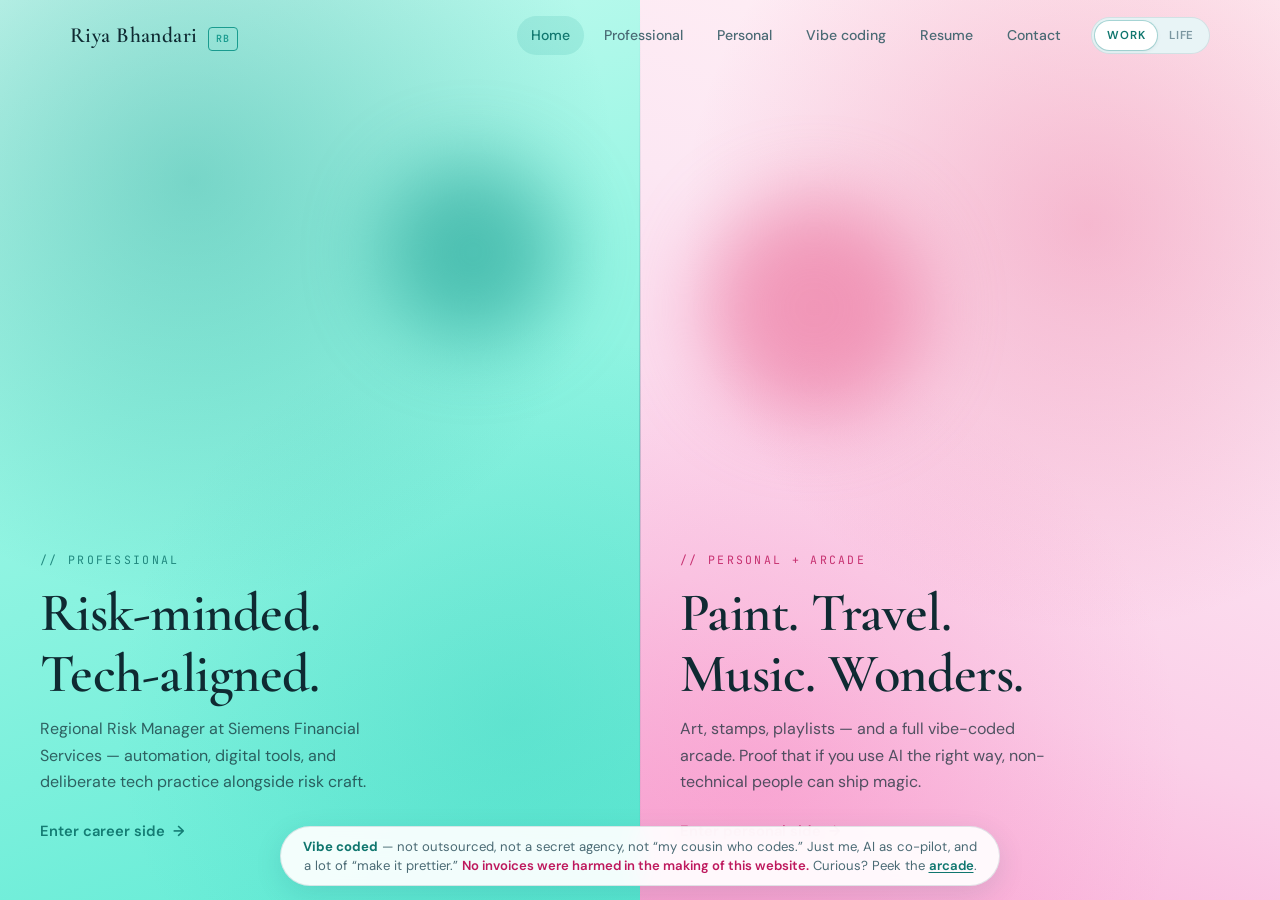
<file: Riya/index.html>
<!DOCTYPE html>
<html lang="en">
<head>
  <meta charset="UTF-8">
  <meta name="viewport" content="width=device-width, initial-scale=1.0">
  <title>Riya Bhandari — Two Sides</title>
  <meta name="description" content="Riya Bhandari — risk professional who vibe-coded a full arcade with AI. Proof that non-technical people can ship wonders.">
  <link rel="stylesheet" href="styles.css?v=compact1">
  <style>
    .vibe-footnote {
      position: fixed;
      left: 0;
      right: 0;
      bottom: 0;
      z-index: 30;
      pointer-events: none;
      padding: 0 16px 14px;
    }
    .vibe-footnote-inner {
      pointer-events: auto;
      max-width: 720px;
      margin: 0 auto;
      text-align: center;
      padding: 10px 18px;
      border-radius: 999px;
      background: rgba(255, 255, 255, 0.92);
      backdrop-filter: blur(12px);
      border: 1px solid rgba(15, 60, 72, 0.12);
      box-shadow: 0 8px 28px rgba(15, 80, 100, 0.12);
      font-size: 0.82rem;
      line-height: 1.45;
      color: var(--text-muted);
    }
    .vibe-footnote-inner strong {
      color: var(--pro-deep);
      font-weight: 700;
    }
    .vibe-footnote-inner em {
      font-style: normal;
      color: var(--life-deep);
      font-weight: 600;
    }
    .vibe-footnote-inner a {
      color: var(--pro-deep);
      text-decoration: underline;
      text-underline-offset: 2px;
      font-weight: 600;
    }
    @media (max-width: 600px) {
      .vibe-footnote-inner {
        border-radius: 14px;
        font-size: 0.78rem;
        padding: 10px 14px;
      }
    }
  </style>
</head>
<body>

<header class="site-nav">
  <div class="wrap">
    <a href="index.html" class="logo">Riya Bhandari <span>RB</span></a>
    <button class="nav-toggle" type="button" aria-label="Menu" aria-expanded="false">☰</button>
    <nav class="nav-links" aria-label="Primary">
      <a href="index.html" class="active">Home</a>
      <a href="professional.html">Professional</a>
      <a href="personal.html">Personal</a>
      <a href="playground.html">Vibe coding</a>
      <a href="resume.html">Resume</a>
      <a href="mailto:riyabhandari2007@gmail.com">Contact</a>
      <div class="mode-switch" role="group" aria-label="Theme mode">
        <button type="button" data-mode-btn="professional">Work</button>
        <button type="button" data-mode-btn="personal">Life</button>
      </div>
    </nav>
  </div>
</header>

<main class="portal" aria-label="Choose a side of Riya">
  <div class="portal-divider" aria-hidden="true"></div>

  <a href="professional.html" class="portal-side pro" data-mode-set="professional">
    <div class="orb" aria-hidden="true"></div>
    <div class="inner">
      <div class="portal-kicker">// Professional</div>
      <h2>Risk-minded.<br>Tech-aligned.</h2>
      <p>
        Regional Risk Manager at Siemens Financial Services — automation, digital tools,
        and deliberate tech practice alongside risk craft.
      </p>
      <span class="portal-cta">Enter career side <span class="arrow">→</span></span>
    </div>
  </a>

  <a href="personal.html" class="portal-side life" data-mode-set="personal">
    <div class="orb" aria-hidden="true"></div>
    <div class="inner">
      <div class="portal-kicker">// Personal + Arcade</div>
      <h2>Paint. Travel.<br>Music. Wonders.</h2>
      <p>
        Art, stamps, playlists — and a full vibe-coded arcade.
        Proof that if you use AI the right way, non-technical people can ship magic.
      </p>
      <span class="portal-cta">Enter personal side <span class="arrow">→</span></span>
    </div>
  </a>
</main>

<div class="vibe-footnote" role="note">
  <div class="vibe-footnote-inner">
    <strong>Vibe coded</strong> — not outsourced, not a secret agency, not “my cousin who codes.”
    Just me, AI as co-pilot, and a lot of “make it prettier.”
    <em>No invoices were harmed in the making of this website.</em>
    Curious? Peek the <a href="playground.html">arcade</a>.
  </div>
</div>

<script>
  // Persist preferred mode when entering a side
  document.querySelectorAll('[data-mode-set]').forEach(function (el) {
    el.addEventListener('click', function () {
      localStorage.setItem('riya-mode', el.getAttribute('data-mode-set'));
    });
  });
</script>
<script src="app.js"></script>
</body>
</html>
</file>
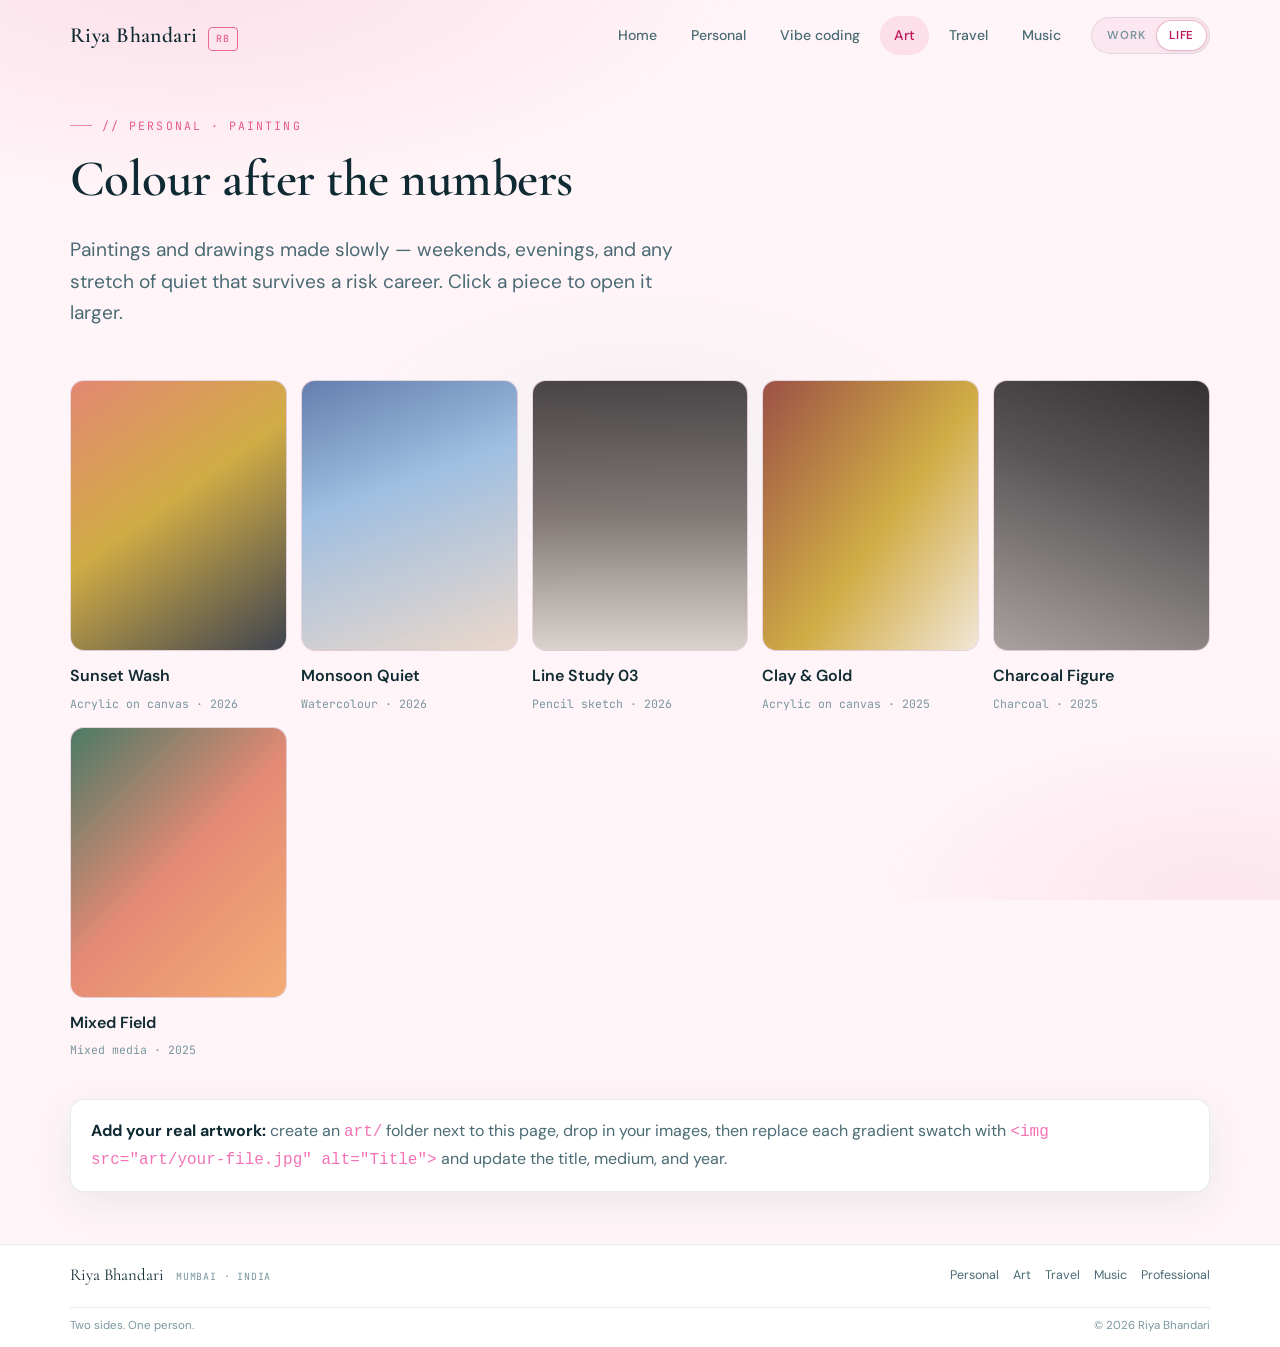
<file: Riya/art.html>
<!DOCTYPE html>
<html lang="en">
<head>
  <meta charset="UTF-8">
  <meta name="viewport" content="width=device-width, initial-scale=1.0">
  <title>Art — Riya Bhandari</title>
  <meta name="description" content="Paintings and drawings by Riya Bhandari — a slowly growing collection made on weekends.">
  <link rel="stylesheet" href="styles.css?v=compact1">
</head>
<body data-preferred-mode="personal">

<header class="site-nav">
  <div class="wrap">
    <a href="index.html" class="logo">Riya Bhandari <span>RB</span></a>
    <button class="nav-toggle" type="button" aria-label="Menu" aria-expanded="false">☰</button>
    <nav class="nav-links" aria-label="Primary">
      <a href="index.html">Home</a>
      <a href="personal.html">Personal</a>
      <a href="playground.html">Vibe coding</a>
      <a href="art.html">Art</a>
      <a href="travel.html">Travel</a>
      <a href="music.html">Music</a>
      <div class="mode-switch" role="group" aria-label="Theme mode">
        <button type="button" data-mode-btn="professional">Work</button>
        <button type="button" data-mode-btn="personal">Life</button>
      </div>
    </nav>
  </div>
</header>

<section class="page-hero compact">
  <div class="wrap">
    <p class="eyebrow reveal">// Personal · Painting</p>
    <h1 class="reveal reveal-delay-1">Colour after the numbers</h1>
    <p class="lede reveal reveal-delay-2">
      Paintings and drawings made slowly — weekends, evenings, and any stretch of quiet
      that survives a risk career. Click a piece to open it larger.
    </p>
  </div>
</section>

<section class="tight">
  <div class="wrap">
    <div class="gallery">

      <article class="art-card reveal"
        data-lightbox
        tabindex="0"
        data-title="Sunset Wash"
        data-meta="Acrylic on canvas · 2026"
        data-bg="linear-gradient(145deg, #e07a5f 0%, #c9a227 45%, #1e2733 100%)">
        <figure>
          <div class="art-frame">
            <div class="art-swatch" style="background:linear-gradient(145deg, #e07a5f 0%, #c9a227 45%, #1e2733 100%)"></div>
            <!-- Replace with: <img src="art/painting-1.jpg" alt="Sunset Wash"> -->
          </div>
          <figcaption>
            <div class="cap-title">Sunset Wash</div>
            <div class="cap-med">Acrylic on canvas · 2026</div>
          </figcaption>
        </figure>
      </article>

      <article class="art-card reveal reveal-delay-1"
        data-lightbox
        tabindex="0"
        data-title="Monsoon Quiet"
        data-meta="Watercolour · 2026"
        data-bg="linear-gradient(160deg, #4a6fa5 0%, #8fb8de 40%, #e8d5c4 100%)">
        <figure>
          <div class="art-frame">
            <div class="art-swatch" style="background:linear-gradient(160deg, #4a6fa5 0%, #8fb8de 40%, #e8d5c4 100%)"></div>
          </div>
          <figcaption>
            <div class="cap-title">Monsoon Quiet</div>
            <div class="cap-med">Watercolour · 2026</div>
          </figcaption>
        </figure>
      </article>

      <article class="art-card reveal reveal-delay-2"
        data-lightbox
        tabindex="0"
        data-title="Line Study 03"
        data-meta="Pencil sketch · 2026"
        data-bg="linear-gradient(180deg, #2a2a2a 0%, #6b6560 50%, #d4cfc7 100%)">
        <figure>
          <div class="art-frame">
            <div class="art-swatch" style="background:linear-gradient(180deg, #2a2a2a 0%, #6b6560 50%, #d4cfc7 100%)"></div>
          </div>
          <figcaption>
            <div class="cap-title">Line Study 03</div>
            <div class="cap-med">Pencil sketch · 2026</div>
          </figcaption>
        </figure>
      </article>

      <article class="art-card reveal"
        data-lightbox
        tabindex="0"
        data-title="Clay &amp; Gold"
        data-meta="Acrylic on canvas · 2025"
        data-bg="linear-gradient(125deg, #8b3a2a 0%, #c9a227 55%, #f0e6d2 100%)">
        <figure>
          <div class="art-frame">
            <div class="art-swatch" style="background:linear-gradient(125deg, #8b3a2a 0%, #c9a227 55%, #f0e6d2 100%)"></div>
          </div>
          <figcaption>
            <div class="cap-title">Clay &amp; Gold</div>
            <div class="cap-med">Acrylic on canvas · 2025</div>
          </figcaption>
        </figure>
      </article>

      <article class="art-card reveal reveal-delay-1"
        data-lightbox
        tabindex="0"
        data-title="Charcoal Figure"
        data-meta="Charcoal · 2025"
        data-bg="linear-gradient(200deg, #111 0%, #3d3d3d 40%, #9a9590 100%)">
        <figure>
          <div class="art-frame">
            <div class="art-swatch" style="background:linear-gradient(200deg, #111 0%, #3d3d3d 40%, #9a9590 100%)"></div>
          </div>
          <figcaption>
            <div class="cap-title">Charcoal Figure</div>
            <div class="cap-med">Charcoal · 2025</div>
          </figcaption>
        </figure>
      </article>

      <article class="art-card reveal reveal-delay-2"
        data-lightbox
        tabindex="0"
        data-title="Mixed Field"
        data-meta="Mixed media · 2025"
        data-bg="linear-gradient(135deg, #2d6a4f 0%, #e07a5f 50%, #f4a261 100%)">
        <figure>
          <div class="art-frame">
            <div class="art-swatch" style="background:linear-gradient(135deg, #2d6a4f 0%, #e07a5f 50%, #f4a261 100%)"></div>
          </div>
          <figcaption>
            <div class="cap-title">Mixed Field</div>
            <div class="cap-med">Mixed media · 2025</div>
          </figcaption>
        </figure>
      </article>

    </div>

    <div class="card reveal" style="margin-top:40px;">
      <p style="margin:0;">
        <strong style="color:var(--text);">Add your real artwork:</strong>
        create an <code style="color:var(--life-soft);">art/</code> folder next to this page,
        drop in your images, then replace each gradient swatch with
        <code style="color:var(--life-soft);">&lt;img src="art/your-file.jpg" alt="Title"&gt;</code>
        and update the title, medium, and year.
      </p>
    </div>
  </div>
</section>

<footer class="site-footer">
  <div class="wrap">
    <div>
      <div class="f-brand">Riya Bhandari</div>
      <div class="f-meta">MUMBAI · INDIA</div>
    </div>
    <div class="f-links">
      <a href="personal.html">Personal</a>
      <a href="art.html">Art</a>
      <a href="travel.html">Travel</a>
      <a href="music.html">Music</a>
      <a href="professional.html">Professional</a>
    </div>
    <div class="f-bottom">
      <span>Two sides. One person.</span>
      <span>© 2026 Riya Bhandari</span>
    </div>
  </div>
</footer>

<script src="app.js"></script>
</body>
</html>
</file>
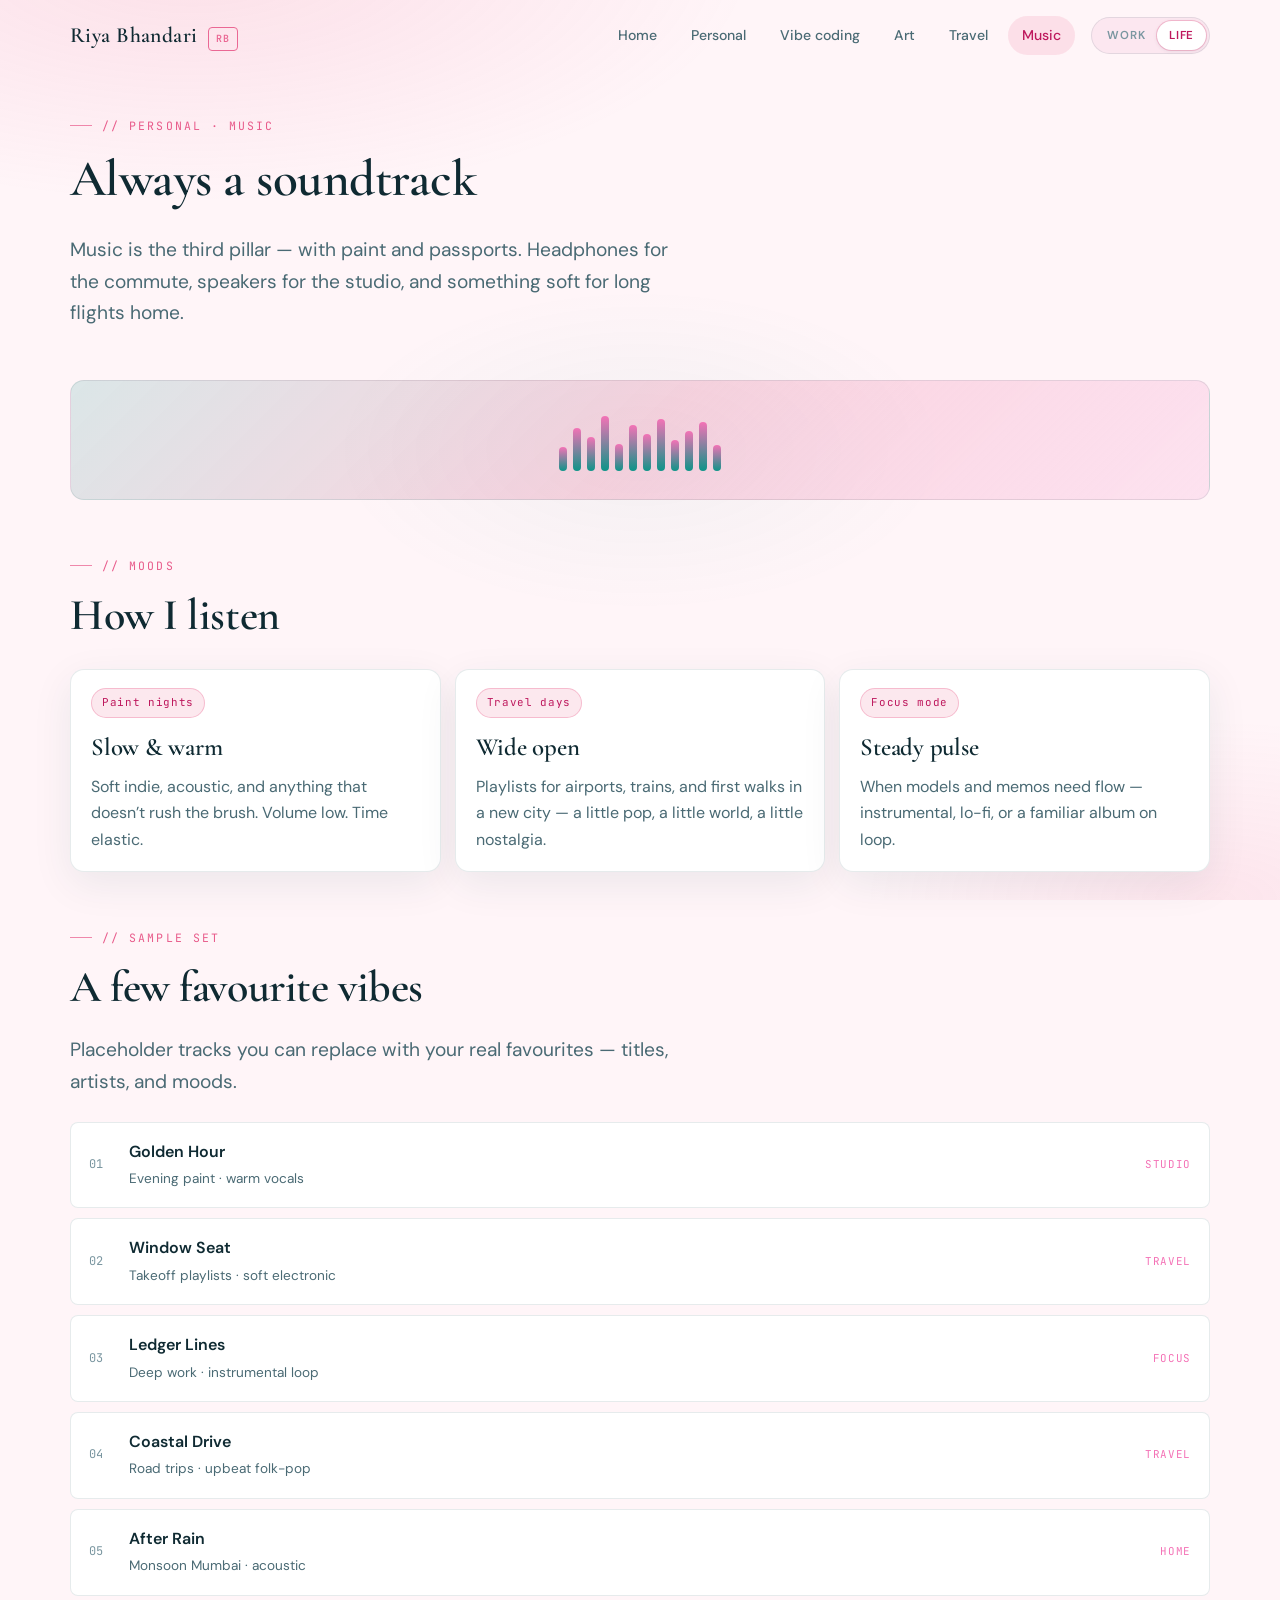
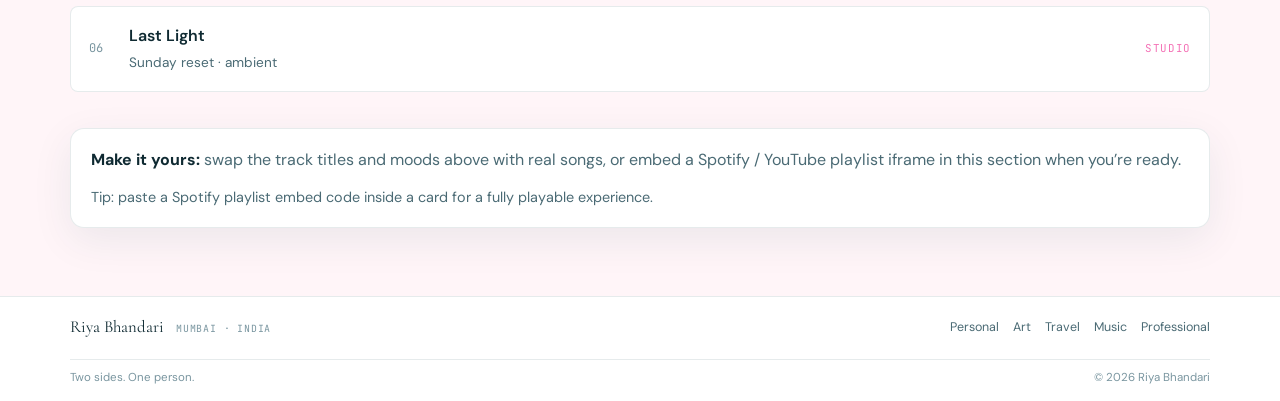
<file: Riya/music.html>
<!DOCTYPE html>
<html lang="en">
<head>
  <meta charset="UTF-8">
  <meta name="viewport" content="width=device-width, initial-scale=1.0">
  <title>Music — Riya Bhandari</title>
  <meta name="description" content="Music moods of Riya Bhandari — playlists for paint nights, long flights, and everything in between.">
  <link rel="stylesheet" href="styles.css?v=compact1">
</head>
<body data-preferred-mode="personal">

<header class="site-nav">
  <div class="wrap">
    <a href="index.html" class="logo">Riya Bhandari <span>RB</span></a>
    <button class="nav-toggle" type="button" aria-label="Menu" aria-expanded="false">☰</button>
    <nav class="nav-links" aria-label="Primary">
      <a href="index.html">Home</a>
      <a href="personal.html">Personal</a>
      <a href="playground.html">Vibe coding</a>
      <a href="art.html">Art</a>
      <a href="travel.html">Travel</a>
      <a href="music.html">Music</a>
      <div class="mode-switch" role="group" aria-label="Theme mode">
        <button type="button" data-mode-btn="professional">Work</button>
        <button type="button" data-mode-btn="personal">Life</button>
      </div>
    </nav>
  </div>
</header>

<section class="page-hero compact">
  <div class="wrap">
    <p class="eyebrow reveal">// Personal · Music</p>
    <h1 class="reveal reveal-delay-1">Always a soundtrack</h1>
    <p class="lede reveal reveal-delay-2">
      Music is the third pillar — with paint and passports. Headphones for the commute,
      speakers for the studio, and something soft for long flights home.
    </p>
  </div>
</section>

<section class="tight">
  <div class="wrap">
    <div class="music-hero-visual reveal" aria-hidden="true">
      <div class="bar"></div><div class="bar"></div><div class="bar"></div><div class="bar"></div>
      <div class="bar"></div><div class="bar"></div><div class="bar"></div><div class="bar"></div>
      <div class="bar"></div><div class="bar"></div><div class="bar"></div><div class="bar"></div>
    </div>
  </div>
</section>

<section class="tight">
  <div class="wrap">
    <p class="eyebrow reveal">// Moods</p>
    <h2 class="reveal">How I listen</h2>
    <div class="grid grid-3" style="margin-top:28px;">
      <div class="card reveal">
        <span class="tag accent">Paint nights</span>
        <h3 style="margin-top:16px;">Slow &amp; warm</h3>
        <p style="margin:0;">Soft indie, acoustic, and anything that doesn’t rush the brush. Volume low. Time elastic.</p>
      </div>
      <div class="card reveal reveal-delay-1">
        <span class="tag accent">Travel days</span>
        <h3 style="margin-top:16px;">Wide open</h3>
        <p style="margin:0;">Playlists for airports, trains, and first walks in a new city — a little pop, a little world, a little nostalgia.</p>
      </div>
      <div class="card reveal reveal-delay-2">
        <span class="tag accent">Focus mode</span>
        <h3 style="margin-top:16px;">Steady pulse</h3>
        <p style="margin:0;">When models and memos need flow — instrumental, lo-fi, or a familiar album on loop.</p>
      </div>
    </div>
  </div>
</section>

<section class="block" style="padding-top:24px;">
  <div class="wrap">
    <p class="eyebrow reveal">// Sample set</p>
    <h2 class="reveal">A few favourite vibes</h2>
    <p class="lede reveal" style="margin-bottom:24px;">
      Placeholder tracks you can replace with your real favourites — titles, artists, and moods.
    </p>
    <div class="playlist reveal">
      <div class="track">
        <span class="track-num">01</span>
        <div class="track-info">
          <strong>Golden Hour</strong>
          <span>Evening paint · warm vocals</span>
        </div>
        <span class="track-mood">Studio</span>
      </div>
      <div class="track">
        <span class="track-num">02</span>
        <div class="track-info">
          <strong>Window Seat</strong>
          <span>Takeoff playlists · soft electronic</span>
        </div>
        <span class="track-mood">Travel</span>
      </div>
      <div class="track">
        <span class="track-num">03</span>
        <div class="track-info">
          <strong>Ledger Lines</strong>
          <span>Deep work · instrumental loop</span>
        </div>
        <span class="track-mood">Focus</span>
      </div>
      <div class="track">
        <span class="track-num">04</span>
        <div class="track-info">
          <strong>Coastal Drive</strong>
          <span>Road trips · upbeat folk-pop</span>
        </div>
        <span class="track-mood">Travel</span>
      </div>
      <div class="track">
        <span class="track-num">05</span>
        <div class="track-info">
          <strong>After Rain</strong>
          <span>Monsoon Mumbai · acoustic</span>
        </div>
        <span class="track-mood">Home</span>
      </div>
      <div class="track">
        <span class="track-num">06</span>
        <div class="track-info">
          <strong>Last Light</strong>
          <span>Sunday reset · ambient</span>
        </div>
        <span class="track-mood">Studio</span>
      </div>
    </div>

    <div class="card reveal" style="margin-top:36px;">
      <p style="margin:0 0 12px;">
        <strong style="color:var(--text);">Make it yours:</strong>
        swap the track titles and moods above with real songs, or embed a Spotify / YouTube playlist iframe
        in this section when you’re ready.
      </p>
      <p style="margin:0; font-size:0.9rem;">
        Tip: paste a Spotify playlist embed code inside a card for a fully playable experience.
      </p>
    </div>
  </div>
</section>

<footer class="site-footer">
  <div class="wrap">
    <div>
      <div class="f-brand">Riya Bhandari</div>
      <div class="f-meta">MUMBAI · INDIA</div>
    </div>
    <div class="f-links">
      <a href="personal.html">Personal</a>
      <a href="art.html">Art</a>
      <a href="travel.html">Travel</a>
      <a href="music.html">Music</a>
      <a href="professional.html">Professional</a>
    </div>
    <div class="f-bottom">
      <span>Two sides. One person.</span>
      <span>© 2026 Riya Bhandari</span>
    </div>
  </div>
</footer>

<script src="app.js"></script>
</body>
</html>
</file>
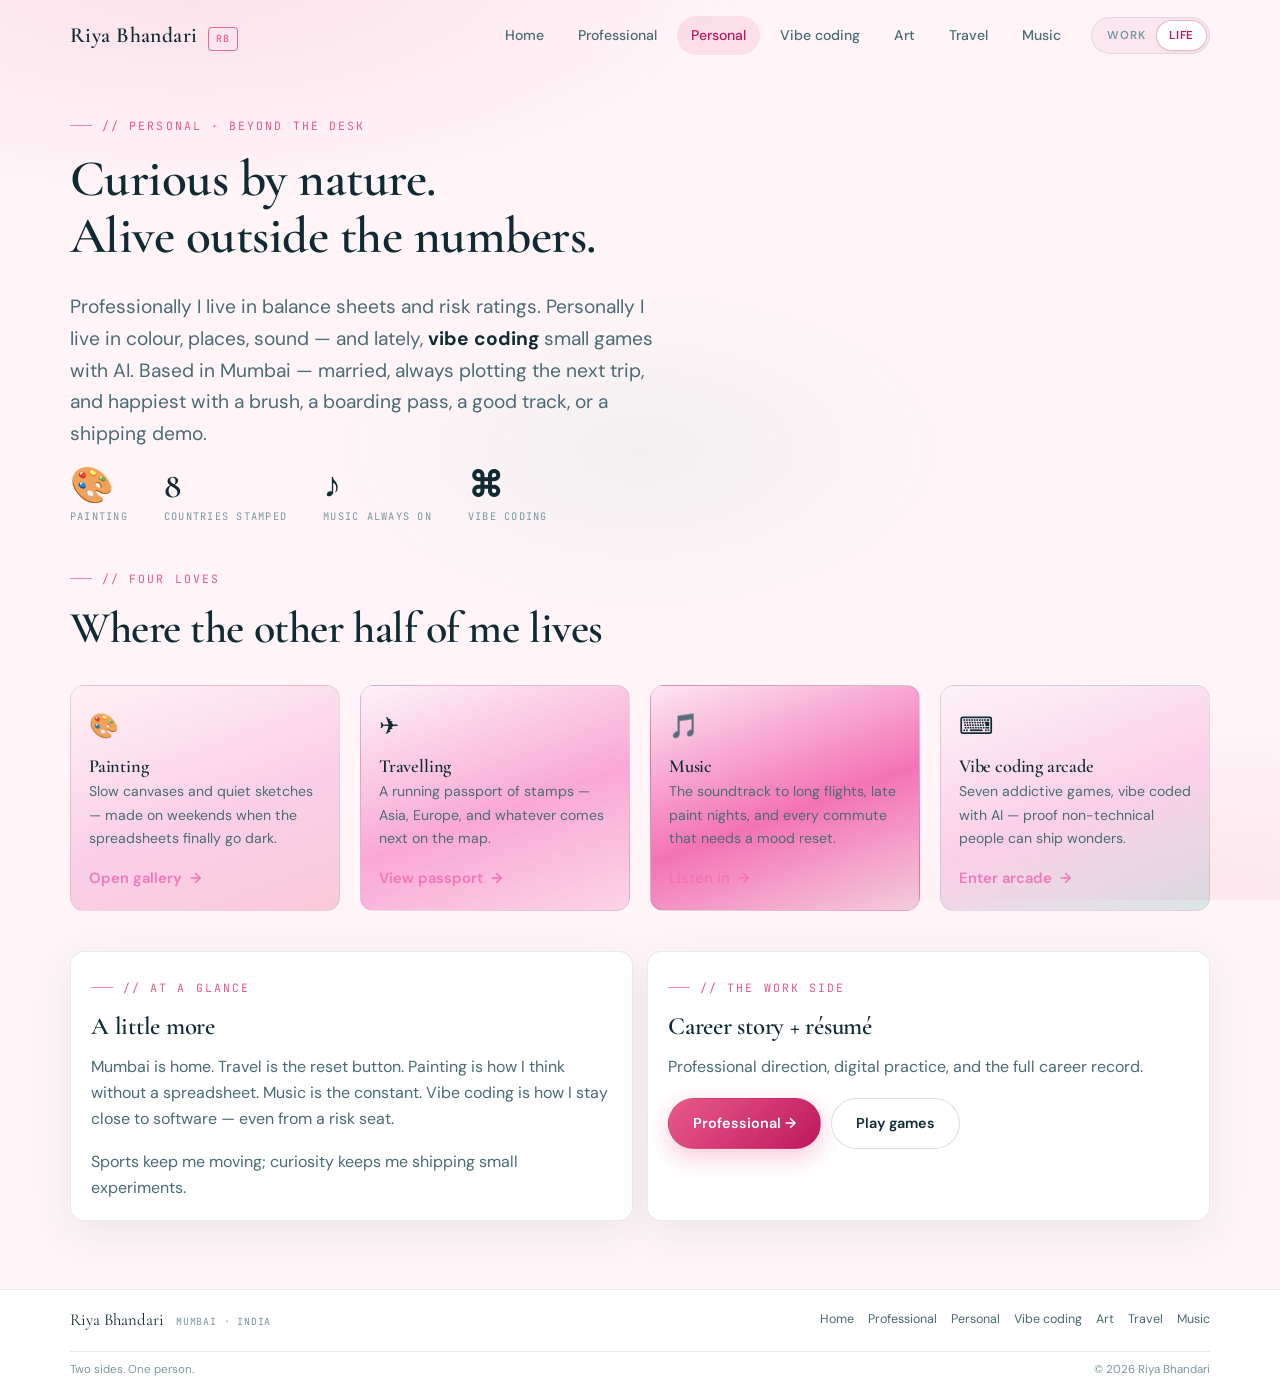
<file: Riya/personal.html>
<!DOCTYPE html>
<html lang="en">
<head>
  <meta charset="UTF-8">
  <meta name="viewport" content="width=device-width, initial-scale=1.0">
  <title>Personal — Riya Bhandari</title>
  <meta name="description" content="Beyond work: painting, travelling, music, and vibe coding — the personal side of Riya Bhandari.">
  <link rel="stylesheet" href="styles.css?v=compact1">
</head>
<body data-preferred-mode="personal">

<header class="site-nav">
  <div class="wrap">
    <a href="index.html" class="logo">Riya Bhandari <span>RB</span></a>
    <button class="nav-toggle" type="button" aria-label="Menu" aria-expanded="false">☰</button>
    <nav class="nav-links" aria-label="Primary">
      <a href="index.html">Home</a>
      <a href="professional.html">Professional</a>
      <a href="personal.html">Personal</a>
      <a href="playground.html">Vibe coding</a>
      <a href="art.html">Art</a>
      <a href="travel.html">Travel</a>
      <a href="music.html">Music</a>
      <div class="mode-switch" role="group" aria-label="Theme mode">
        <button type="button" data-mode-btn="professional">Work</button>
        <button type="button" data-mode-btn="personal">Life</button>
      </div>
    </nav>
  </div>
</header>

<section class="page-hero compact">
  <div class="wrap">
    <p class="eyebrow reveal">// Personal · Beyond the desk</p>
    <h1 class="reveal reveal-delay-1">Curious by nature.<br>Alive outside the numbers.</h1>
    <p class="lede reveal reveal-delay-2">
      Professionally I live in balance sheets and risk ratings. Personally I live in colour,
      places, sound — and lately, <strong style="color:var(--text);">vibe coding</strong>
      small games with AI. Based in Mumbai — married, always plotting the next trip, and
      happiest with a brush, a boarding pass, a good track, or a shipping demo.
    </p>
    <div class="stat-row reveal reveal-delay-3">
      <div class="stat">
        <b>🎨</b>
        <span>Painting</span>
      </div>
      <div class="stat">
        <b data-count="8">0</b>
        <span>Countries stamped</span>
      </div>
      <div class="stat">
        <b>♪</b>
        <span>Music always on</span>
      </div>
      <div class="stat">
        <b>⌘</b>
        <span>Vibe coding</span>
      </div>
    </div>
  </div>
</section>

<section class="block" style="padding-top:20px;">
  <div class="wrap">
    <p class="eyebrow reveal">// Four loves</p>
    <h2 class="reveal">Where the other half of me lives</h2>
    <div class="interest-grid interest-grid-4" style="margin-top:32px;">
      <a href="art.html" class="interest-card paint reveal">
        <span class="emoji">🎨</span>
        <h3>Painting</h3>
        <p style="margin:0;">Slow canvases and quiet sketches — made on weekends when the spreadsheets finally go dark.</p>
        <span class="portal-cta" style="margin-top:16px; color:var(--life-soft);">Open gallery <span class="arrow">→</span></span>
      </a>
      <a href="travel.html" class="interest-card travel reveal reveal-delay-1">
        <span class="emoji">✈️</span>
        <h3>Travelling</h3>
        <p style="margin:0;">A running passport of stamps — Asia, Europe, and whatever comes next on the map.</p>
        <span class="portal-cta" style="margin-top:16px; color:var(--life-soft);">View passport <span class="arrow">→</span></span>
      </a>
      <a href="music.html" class="interest-card music reveal reveal-delay-2">
        <span class="emoji">🎵</span>
        <h3>Music</h3>
        <p style="margin:0;">The soundtrack to long flights, late paint nights, and every commute that needs a mood reset.</p>
        <span class="portal-cta" style="margin-top:16px; color:var(--life-soft);">Listen in <span class="arrow">→</span></span>
      </a>
      <a href="playground.html" class="interest-card code reveal reveal-delay-3">
        <span class="emoji">⌨️</span>
        <h3>Vibe coding arcade</h3>
        <p style="margin:0;">Seven addictive games, vibe coded with AI — proof non-technical people can ship wonders.</p>
        <span class="portal-cta" style="margin-top:16px; color:var(--life-soft);">Enter arcade <span class="arrow">→</span></span>
      </a>
    </div>
  </div>
</section>

<section class="block" style="padding-top:0;">
  <div class="wrap">
    <div class="grid grid-2">
      <div class="card reveal">
        <p class="eyebrow">// At a glance</p>
        <h3>A little more</h3>
        <p>Mumbai is home. Travel is the reset button. Painting is how I think without a spreadsheet. Music is the constant. Vibe coding is how I stay close to software — even from a risk seat.</p>
        <p style="margin:0;">Sports keep me moving; curiosity keeps me shipping small experiments.</p>
      </div>
      <div class="card reveal reveal-delay-1">
        <p class="eyebrow">// The work side</p>
        <h3>Career story + résumé</h3>
        <p>Professional direction, digital practice, and the full career record.</p>
        <div class="btn-row">
          <a href="professional.html" class="btn btn-primary">Professional →</a>
          <a href="playground.html" class="btn btn-ghost">Play games</a>
        </div>
      </div>
    </div>
  </div>
</section>

<footer class="site-footer">
  <div class="wrap">
    <div>
      <div class="f-brand">Riya Bhandari</div>
      <div class="f-meta">MUMBAI · INDIA</div>
    </div>
    <div class="f-links">
      <a href="index.html">Home</a>
      <a href="professional.html">Professional</a>
      <a href="personal.html">Personal</a>
      <a href="playground.html">Vibe coding</a>
      <a href="art.html">Art</a>
      <a href="travel.html">Travel</a>
      <a href="music.html">Music</a>
    </div>
    <div class="f-bottom">
      <span>Two sides. One person.</span>
      <span>© 2026 Riya Bhandari</span>
    </div>
  </div>
</footer>

<script src="app.js"></script>
</body>
</html>
</file>
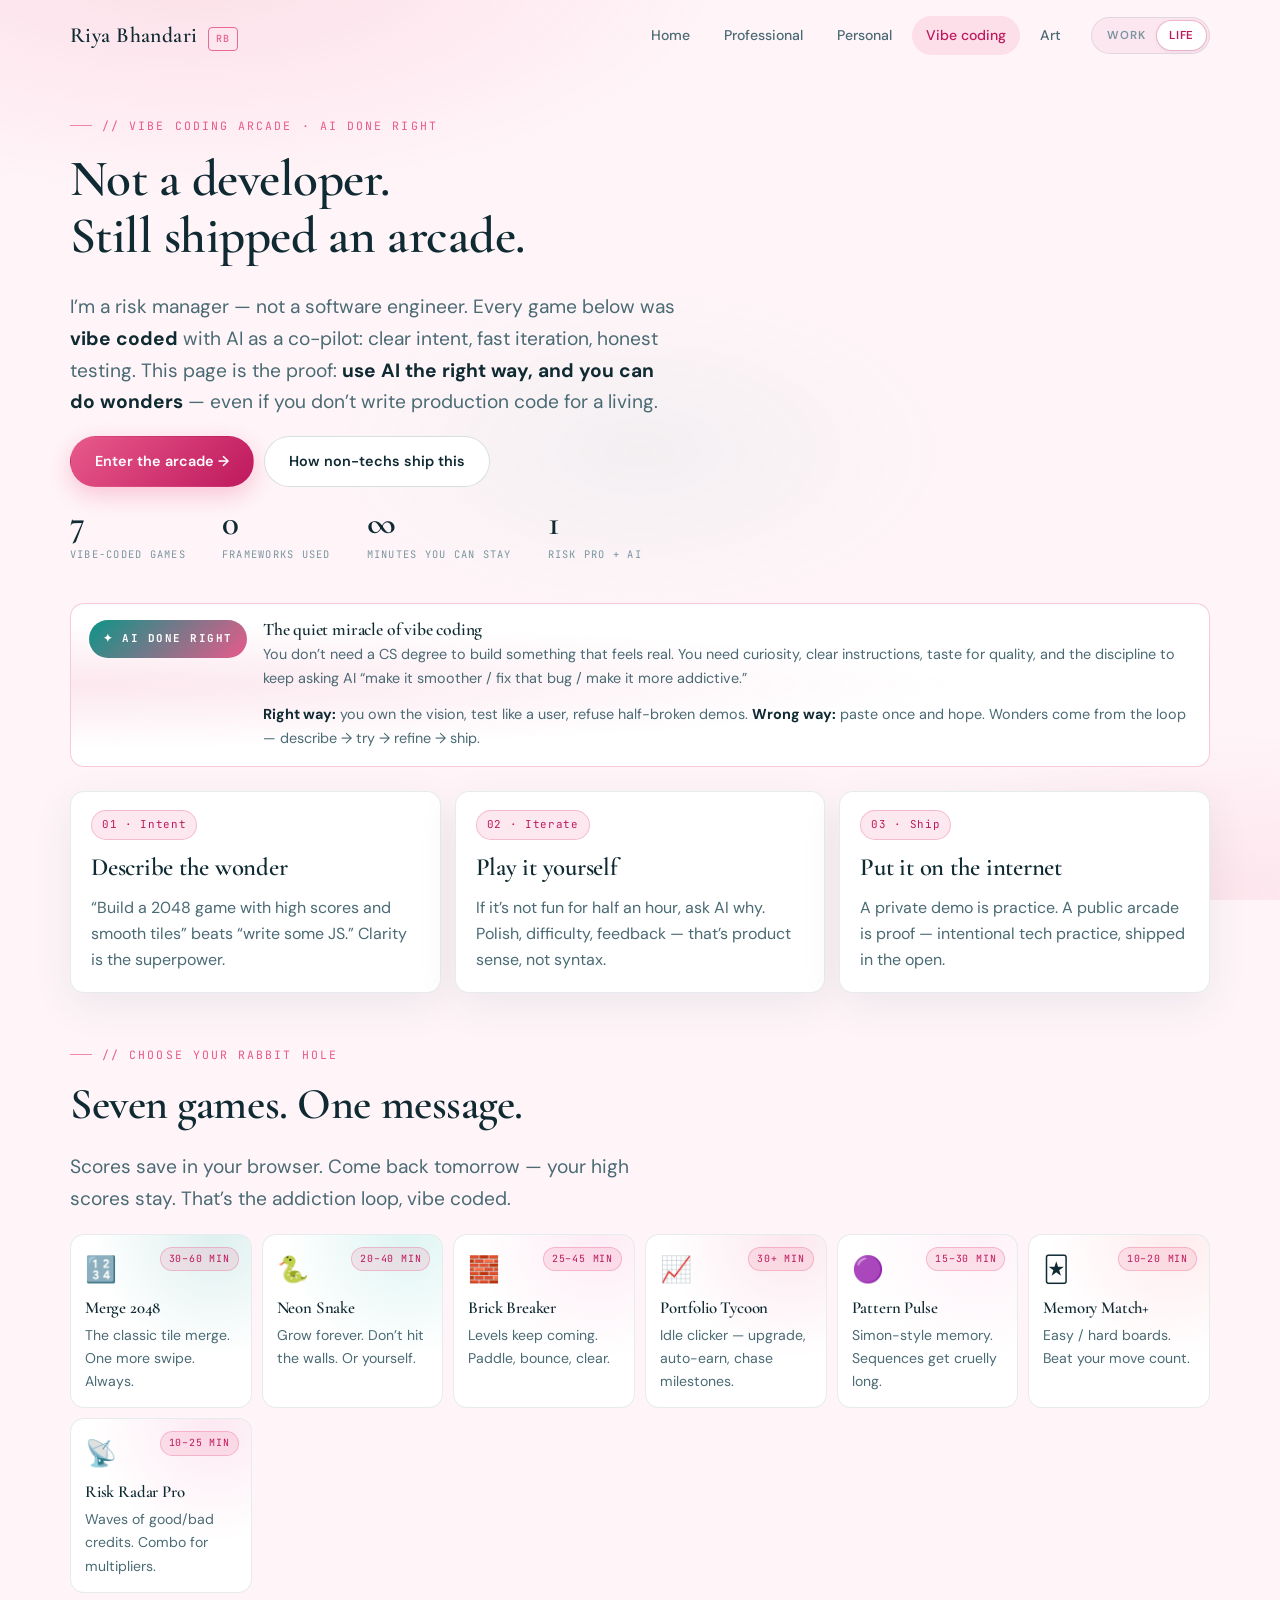
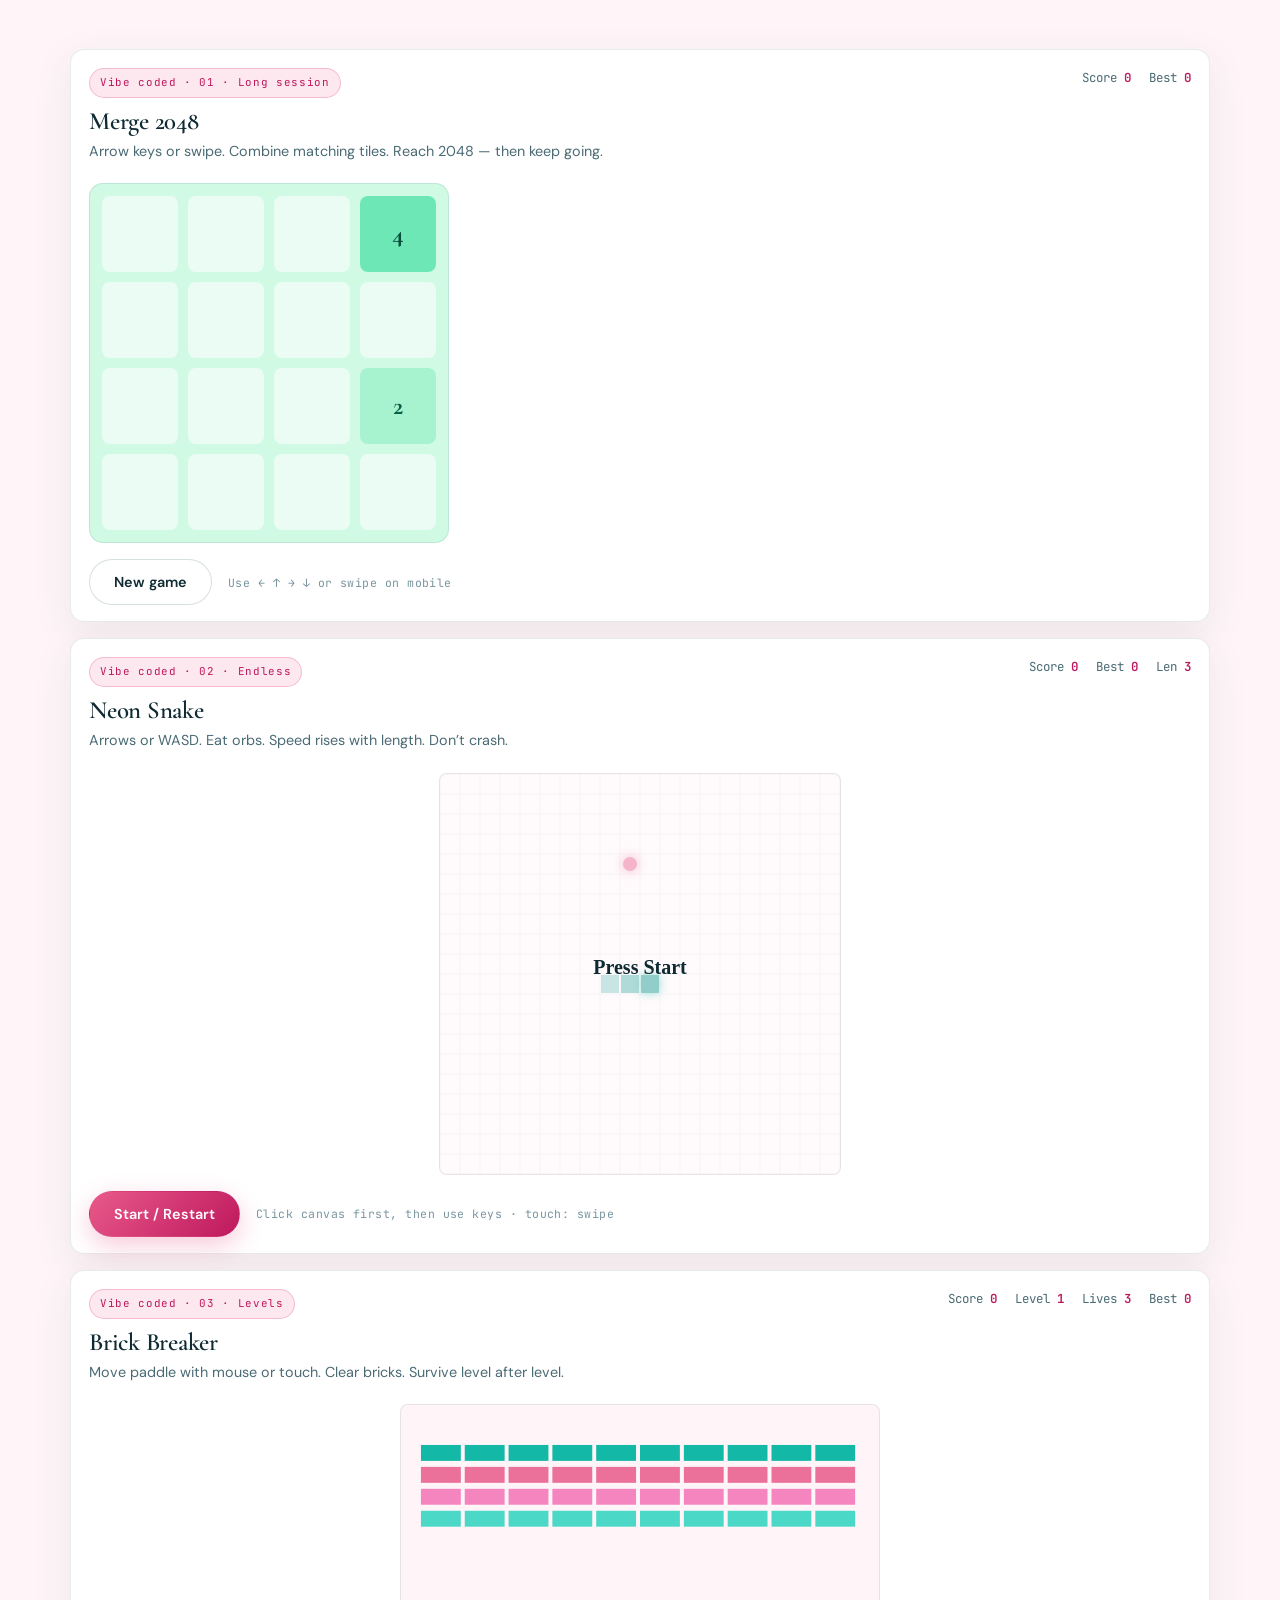
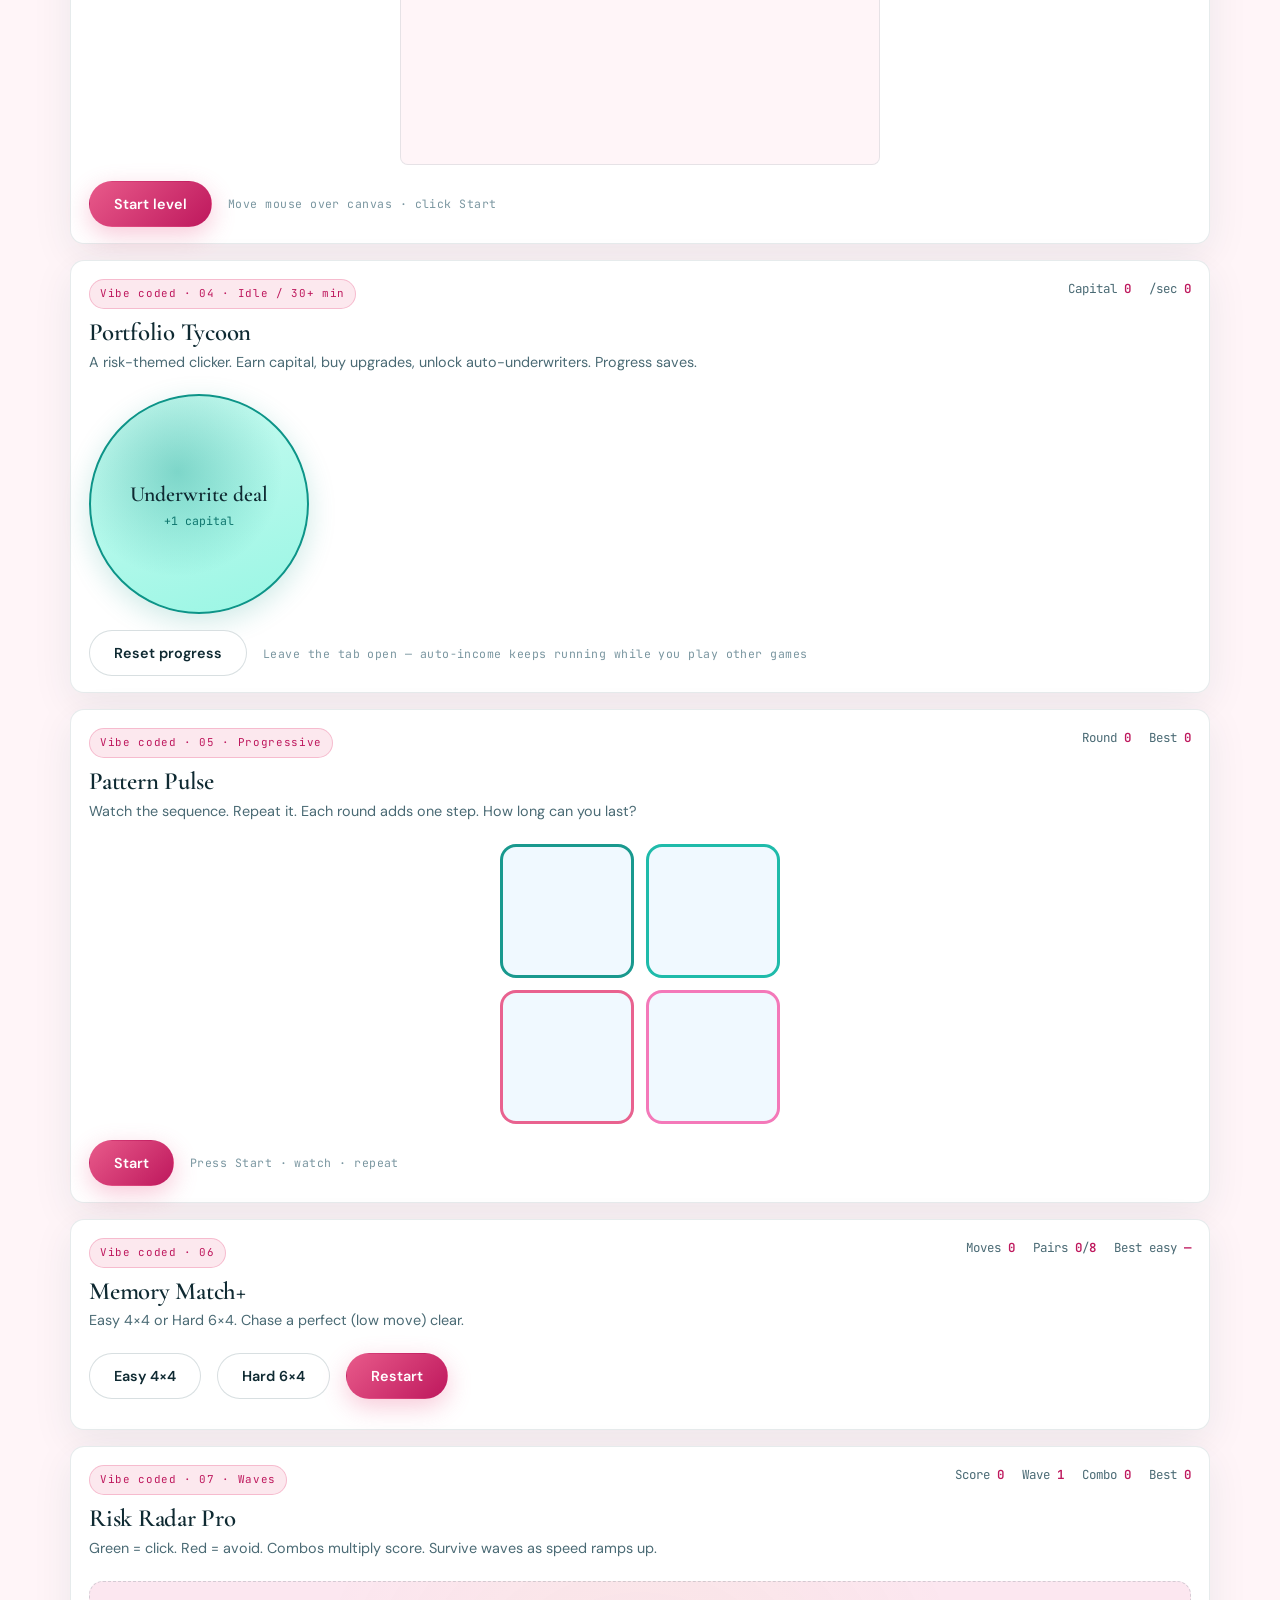
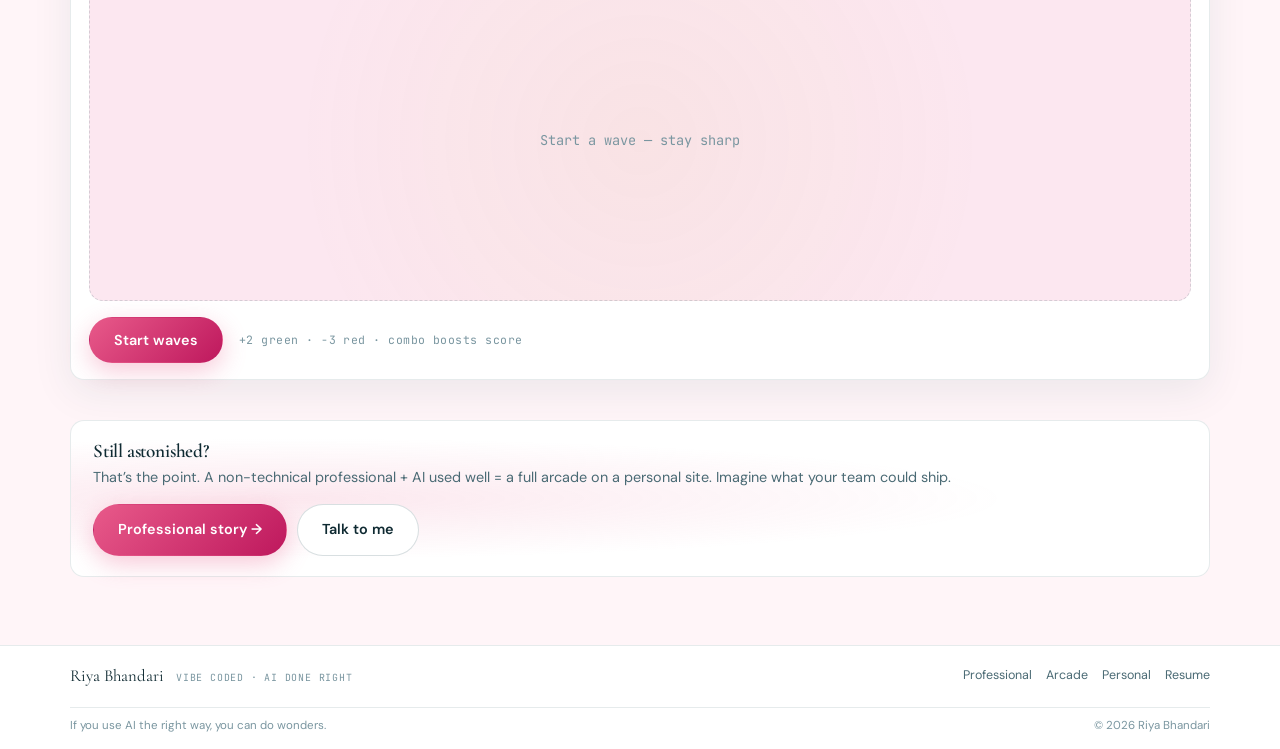
<file: Riya/playground.html>
<!DOCTYPE html>
<html lang="en">
<head>
  <meta charset="UTF-8">
  <meta name="viewport" content="width=device-width, initial-scale=1.0">
  <title>Vibe Coding Arcade — Riya Bhandari</title>
  <meta name="description" content="Addictive vibe-coded games by a non-technical risk professional — proof that using AI the right way can do wonders.">
  <link rel="stylesheet" href="styles.css?v=compact1">
</head>
<body data-preferred-mode="personal">

<header class="site-nav">
  <div class="wrap">
    <a href="index.html" class="logo">Riya Bhandari <span>RB</span></a>
    <button class="nav-toggle" type="button" aria-label="Menu" aria-expanded="false">☰</button>
    <nav class="nav-links" aria-label="Primary">
      <a href="index.html">Home</a>
      <a href="professional.html">Professional</a>
      <a href="personal.html">Personal</a>
      <a href="playground.html" class="active">Vibe coding</a>
      <a href="art.html">Art</a>
      <div class="mode-switch" role="group" aria-label="Theme mode">
        <button type="button" data-mode-btn="professional">Work</button>
        <button type="button" data-mode-btn="personal">Life</button>
      </div>
    </nav>
  </div>
</header>

<section class="page-hero compact">
  <div class="wrap">
    <p class="eyebrow reveal">// Vibe coding arcade · AI done right</p>
    <h1 class="reveal reveal-delay-1">Not a developer.<br>Still shipped an arcade.</h1>
    <p class="lede reveal reveal-delay-2">
      I’m a risk manager — not a software engineer. Every game below was
      <strong style="color:var(--text);">vibe coded</strong> with AI as a co-pilot:
      clear intent, fast iteration, honest testing. This page is the proof:
      <strong style="color:var(--text);">use AI the right way, and you can do wonders</strong> —
      even if you don’t write production code for a living.
    </p>
    <div class="btn-row reveal reveal-delay-3">
      <a href="#arcade" class="btn btn-primary">Enter the arcade →</a>
      <a href="#manifesto" class="btn btn-ghost">How non-techs ship this</a>
    </div>
    <div class="stat-row reveal reveal-delay-4">
      <div class="stat"><b data-count="7">0</b><span>Vibe-coded games</span></div>
      <div class="stat"><b>0</b><span>Frameworks used</span></div>
      <div class="stat"><b>∞</b><span>Minutes you can stay</span></div>
      <div class="stat"><b>1</b><span>Risk pro + AI</span></div>
    </div>
  </div>
</section>

<section class="tight" id="manifesto">
  <div class="wrap">
    <div class="vibe-banner reveal">
      <div class="vibe-badge">✦ AI DONE RIGHT</div>
      <div>
        <h3 style="margin-bottom:8px;">The quiet miracle of vibe coding</h3>
        <p style="margin:0 0 12px;">
          You don’t need a CS degree to build something that feels real. You need curiosity,
          clear instructions, taste for quality, and the discipline to keep asking AI
          “make it smoother / fix that bug / make it more addictive.”
        </p>
        <p style="margin:0; color:var(--text-muted);">
          <strong style="color:var(--text);">Right way:</strong> you own the vision, test like a user, refuse half-broken demos.
          <strong style="color:var(--text);">Wrong way:</strong> paste once and hope. Wonders come from the loop — describe → try → refine → ship.
        </p>
      </div>
    </div>

    <div class="grid grid-3" style="margin-top:24px;">
      <div class="card reveal">
        <span class="tag accent">01 · Intent</span>
        <h3 style="margin-top:14px;">Describe the wonder</h3>
        <p style="margin:0;">“Build a 2048 game with high scores and smooth tiles” beats “write some JS.” Clarity is the superpower.</p>
      </div>
      <div class="card reveal reveal-delay-1">
        <span class="tag accent">02 · Iterate</span>
        <h3 style="margin-top:14px;">Play it yourself</h3>
        <p style="margin:0;">If it’s not fun for half an hour, ask AI why. Polish, difficulty, feedback — that’s product sense, not syntax.</p>
      </div>
      <div class="card reveal reveal-delay-2">
        <span class="tag accent">03 · Ship</span>
        <h3 style="margin-top:14px;">Put it on the internet</h3>
        <p style="margin:0;">A private demo is practice. A public arcade is proof — intentional tech practice, shipped in the open.</p>
      </div>
    </div>
  </div>
</section>

<!-- Arcade picker -->
<section class="block" id="arcade" style="padding-top:20px;">
  <div class="wrap">
    <p class="eyebrow reveal">// Choose your rabbit hole</p>
    <h2 class="reveal">Seven games. One message.</h2>
    <p class="lede reveal">Scores save in your browser. Come back tomorrow — your high scores stay. That’s the addiction loop, vibe coded.</p>

    <div class="arcade-grid reveal">
      <a href="#g-merge" class="arcade-card ac-merge">
        <span class="ac-time">30–60 min</span>
        <span class="ac-icon">🔢</span>
        <h3>Merge 2048</h3>
        <p>The classic tile merge. One more swipe. Always.</p>
      </a>
      <a href="#g-snake" class="arcade-card ac-snake">
        <span class="ac-time">20–40 min</span>
        <span class="ac-icon">🐍</span>
        <h3>Neon Snake</h3>
        <p>Grow forever. Don’t hit the walls. Or yourself.</p>
      </a>
      <a href="#g-break" class="arcade-card ac-break">
        <span class="ac-time">25–45 min</span>
        <span class="ac-icon">🧱</span>
        <h3>Brick Breaker</h3>
        <p>Levels keep coming. Paddle, bounce, clear.</p>
      </a>
      <a href="#g-tycoon" class="arcade-card ac-tycoon">
        <span class="ac-time">30+ min</span>
        <span class="ac-icon">📈</span>
        <h3>Portfolio Tycoon</h3>
        <p>Idle clicker — upgrade, auto-earn, chase milestones.</p>
      </a>
      <a href="#g-simon" class="arcade-card ac-simon">
        <span class="ac-time">15–30 min</span>
        <span class="ac-icon">🟣</span>
        <h3>Pattern Pulse</h3>
        <p>Simon-style memory. Sequences get cruelly long.</p>
      </a>
      <a href="#g-memory" class="arcade-card ac-memory">
        <span class="ac-time">10–20 min</span>
        <span class="ac-icon">🃏</span>
        <h3>Memory Match+</h3>
        <p>Easy / hard boards. Beat your move count.</p>
      </a>
      <a href="#g-radar" class="arcade-card ac-radar">
        <span class="ac-time">10–25 min</span>
        <span class="ac-icon">📡</span>
        <h3>Risk Radar Pro</h3>
        <p>Waves of good/bad credits. Combo for multipliers.</p>
      </a>
    </div>
  </div>
</section>

<section class="block" style="padding-top:0;">
  <div class="wrap">

    <!-- ========== MERGE 2048 ========== -->
    <div class="game-shell reveal" id="g-merge">
      <div class="game-head">
        <div>
          <span class="tag accent">Vibe coded · 01 · Long session</span>
          <h3 style="margin:10px 0 4px;">Merge 2048</h3>
          <p style="margin:0; font-size:0.9rem;">Arrow keys or swipe. Combine matching tiles. Reach 2048 — then keep going.</p>
        </div>
        <div class="game-stats">
          <span>Score <b id="m2048-score">0</b></span>
          <span>Best <b id="m2048-best">0</b></span>
        </div>
      </div>
      <div id="m2048-board" class="m2048-board" tabindex="0" aria-label="2048 board"></div>
      <div class="game-actions">
        <button type="button" class="btn btn-ghost" id="m2048-new">New game</button>
        <span class="game-hint" id="m2048-status">Use ← ↑ → ↓ or swipe on mobile</span>
      </div>
    </div>

    <!-- ========== SNAKE ========== -->
    <div class="game-shell reveal" id="g-snake">
      <div class="game-head">
        <div>
          <span class="tag accent">Vibe coded · 02 · Endless</span>
          <h3 style="margin:10px 0 4px;">Neon Snake</h3>
          <p style="margin:0; font-size:0.9rem;">Arrows or WASD. Eat orbs. Speed rises with length. Don’t crash.</p>
        </div>
        <div class="game-stats">
          <span>Score <b id="snake-score">0</b></span>
          <span>Best <b id="snake-best">0</b></span>
          <span>Len <b id="snake-len">3</b></span>
        </div>
      </div>
      <canvas id="snake-canvas" class="game-canvas" width="400" height="400" aria-label="Snake game"></canvas>
      <div class="game-actions">
        <button type="button" class="btn btn-primary" id="snake-start">Start / Restart</button>
        <span class="game-hint">Click canvas first, then use keys · touch: swipe</span>
      </div>
    </div>

    <!-- ========== BRICK BREAKER ========== -->
    <div class="game-shell reveal" id="g-break">
      <div class="game-head">
        <div>
          <span class="tag accent">Vibe coded · 03 · Levels</span>
          <h3 style="margin:10px 0 4px;">Brick Breaker</h3>
          <p style="margin:0; font-size:0.9rem;">Move paddle with mouse or touch. Clear bricks. Survive level after level.</p>
        </div>
        <div class="game-stats">
          <span>Score <b id="break-score">0</b></span>
          <span>Level <b id="break-level">1</b></span>
          <span>Lives <b id="break-lives">3</b></span>
          <span>Best <b id="break-best">0</b></span>
        </div>
      </div>
      <canvas id="break-canvas" class="game-canvas wide" width="480" height="360" aria-label="Brick breaker"></canvas>
      <div class="game-actions">
        <button type="button" class="btn btn-primary" id="break-start">Start level</button>
        <span class="game-hint" id="break-hint">Move mouse over canvas · click Start</span>
      </div>
    </div>

    <!-- ========== PORTFOLIO TYCOON ========== -->
    <div class="game-shell reveal" id="g-tycoon">
      <div class="game-head">
        <div>
          <span class="tag accent">Vibe coded · 04 · Idle / 30+ min</span>
          <h3 style="margin:10px 0 4px;">Portfolio Tycoon</h3>
          <p style="margin:0; font-size:0.9rem;">A risk-themed clicker. Earn capital, buy upgrades, unlock auto-underwriters. Progress saves.</p>
        </div>
        <div class="game-stats">
          <span>Capital <b id="ty-capital">0</b></span>
          <span>/sec <b id="ty-rate">0</b></span>
        </div>
      </div>
      <div class="tycoon-layout">
        <button type="button" id="ty-click" class="ty-click-btn" aria-label="Underwrite a deal">
          <span class="ty-click-label">Underwrite deal</span>
          <span class="ty-click-sub">+<span id="ty-click-power">1</span> capital</span>
        </button>
        <div class="ty-upgrades" id="ty-upgrades"></div>
      </div>
      <div class="game-actions">
        <button type="button" class="btn btn-ghost" id="ty-reset">Reset progress</button>
        <span class="game-hint">Leave the tab open — auto-income keeps running while you play other games</span>
      </div>
    </div>

    <!-- ========== PATTERN PULSE ========== -->
    <div class="game-shell reveal" id="g-simon">
      <div class="game-head">
        <div>
          <span class="tag accent">Vibe coded · 05 · Progressive</span>
          <h3 style="margin:10px 0 4px;">Pattern Pulse</h3>
          <p style="margin:0; font-size:0.9rem;">Watch the sequence. Repeat it. Each round adds one step. How long can you last?</p>
        </div>
        <div class="game-stats">
          <span>Round <b id="simon-round">0</b></span>
          <span>Best <b id="simon-best">0</b></span>
        </div>
      </div>
      <div class="simon-grid" id="simon-grid">
        <button type="button" class="simon-pad" data-i="0" style="--c:#0d9488"></button>
        <button type="button" class="simon-pad" data-i="1" style="--c:#14b8a6"></button>
        <button type="button" class="simon-pad" data-i="2" style="--c:#e85a8a"></button>
        <button type="button" class="simon-pad" data-i="3" style="--c:#f472b6"></button>
      </div>
      <div class="game-actions">
        <button type="button" class="btn btn-primary" id="simon-start">Start</button>
        <span class="game-hint" id="simon-msg">Press Start · watch · repeat</span>
      </div>
    </div>

    <!-- ========== MEMORY+ ========== -->
    <div class="game-shell reveal" id="g-memory">
      <div class="game-head">
        <div>
          <span class="tag accent">Vibe coded · 06</span>
          <h3 style="margin:10px 0 4px;">Memory Match+</h3>
          <p style="margin:0; font-size:0.9rem;">Easy 4×4 or Hard 6×4. Chase a perfect (low move) clear.</p>
        </div>
        <div class="game-stats">
          <span>Moves <b id="mem-moves">0</b></span>
          <span>Pairs <b id="mem-pairs">0</b>/<b id="mem-total">8</b></span>
          <span>Best easy <b id="mem-best-easy">—</b></span>
        </div>
      </div>
      <div class="game-actions" style="margin-bottom:14px;">
        <button type="button" class="btn btn-ghost" data-mem-mode="easy">Easy 4×4</button>
        <button type="button" class="btn btn-ghost" data-mem-mode="hard">Hard 6×4</button>
        <button type="button" class="btn btn-primary" id="mem-restart">Restart</button>
      </div>
      <div id="memory-grid" class="memory-grid" aria-label="Memory board"></div>
    </div>

    <!-- ========== RISK RADAR PRO ========== -->
    <div class="game-shell reveal" id="g-radar">
      <div class="game-head">
        <div>
          <span class="tag accent">Vibe coded · 07 · Waves</span>
          <h3 style="margin:10px 0 4px;">Risk Radar Pro</h3>
          <p style="margin:0; font-size:0.9rem;">Green = click. Red = avoid. Combos multiply score. Survive waves as speed ramps up.</p>
        </div>
        <div class="game-stats">
          <span>Score <b id="risk-score">0</b></span>
          <span>Wave <b id="risk-wave">1</b></span>
          <span>Combo <b id="risk-combo">0</b></span>
          <span>Best <b id="risk-best">0</b></span>
        </div>
      </div>
      <div id="risk-arena" class="risk-arena tall" aria-label="Risk radar">
        <p class="risk-idle" id="risk-idle-msg">Start a wave — stay sharp</p>
      </div>
      <div class="game-actions">
        <button type="button" class="btn btn-primary" id="risk-start">Start waves</button>
        <span class="game-hint" id="risk-msg">+2 green · −3 red · combo boosts score</span>
      </div>
    </div>

    <div class="cta-band reveal" style="margin-top:40px;">
      <div>
        <h3>Still astonished?</h3>
        <p>That’s the point. A non-technical professional + AI used well = a full arcade on a personal site. Imagine what your team could ship.</p>
      </div>
      <div class="btn-row" style="margin:0;">
        <a href="professional.html" class="btn btn-primary">Professional story →</a>
        <a href="mailto:riyabhandari2007@gmail.com" class="btn btn-ghost">Talk to me</a>
      </div>
    </div>
  </div>
</section>

<footer class="site-footer">
  <div class="wrap">
    <div>
      <div class="f-brand">Riya Bhandari</div>
      <div class="f-meta">VIBE CODED · AI DONE RIGHT</div>
    </div>
    <div class="f-links">
      <a href="professional.html">Professional</a>
      <a href="playground.html">Arcade</a>
      <a href="personal.html">Personal</a>
      <a href="resume.html">Resume</a>
    </div>
    <div class="f-bottom">
      <span>If you use AI the right way, you can do wonders.</span>
      <span>© 2026 Riya Bhandari</span>
    </div>
  </div>
</footer>

<script src="app.js"></script>
<script src="games.js?v=light2"></script>
</body>
</html>
</file>
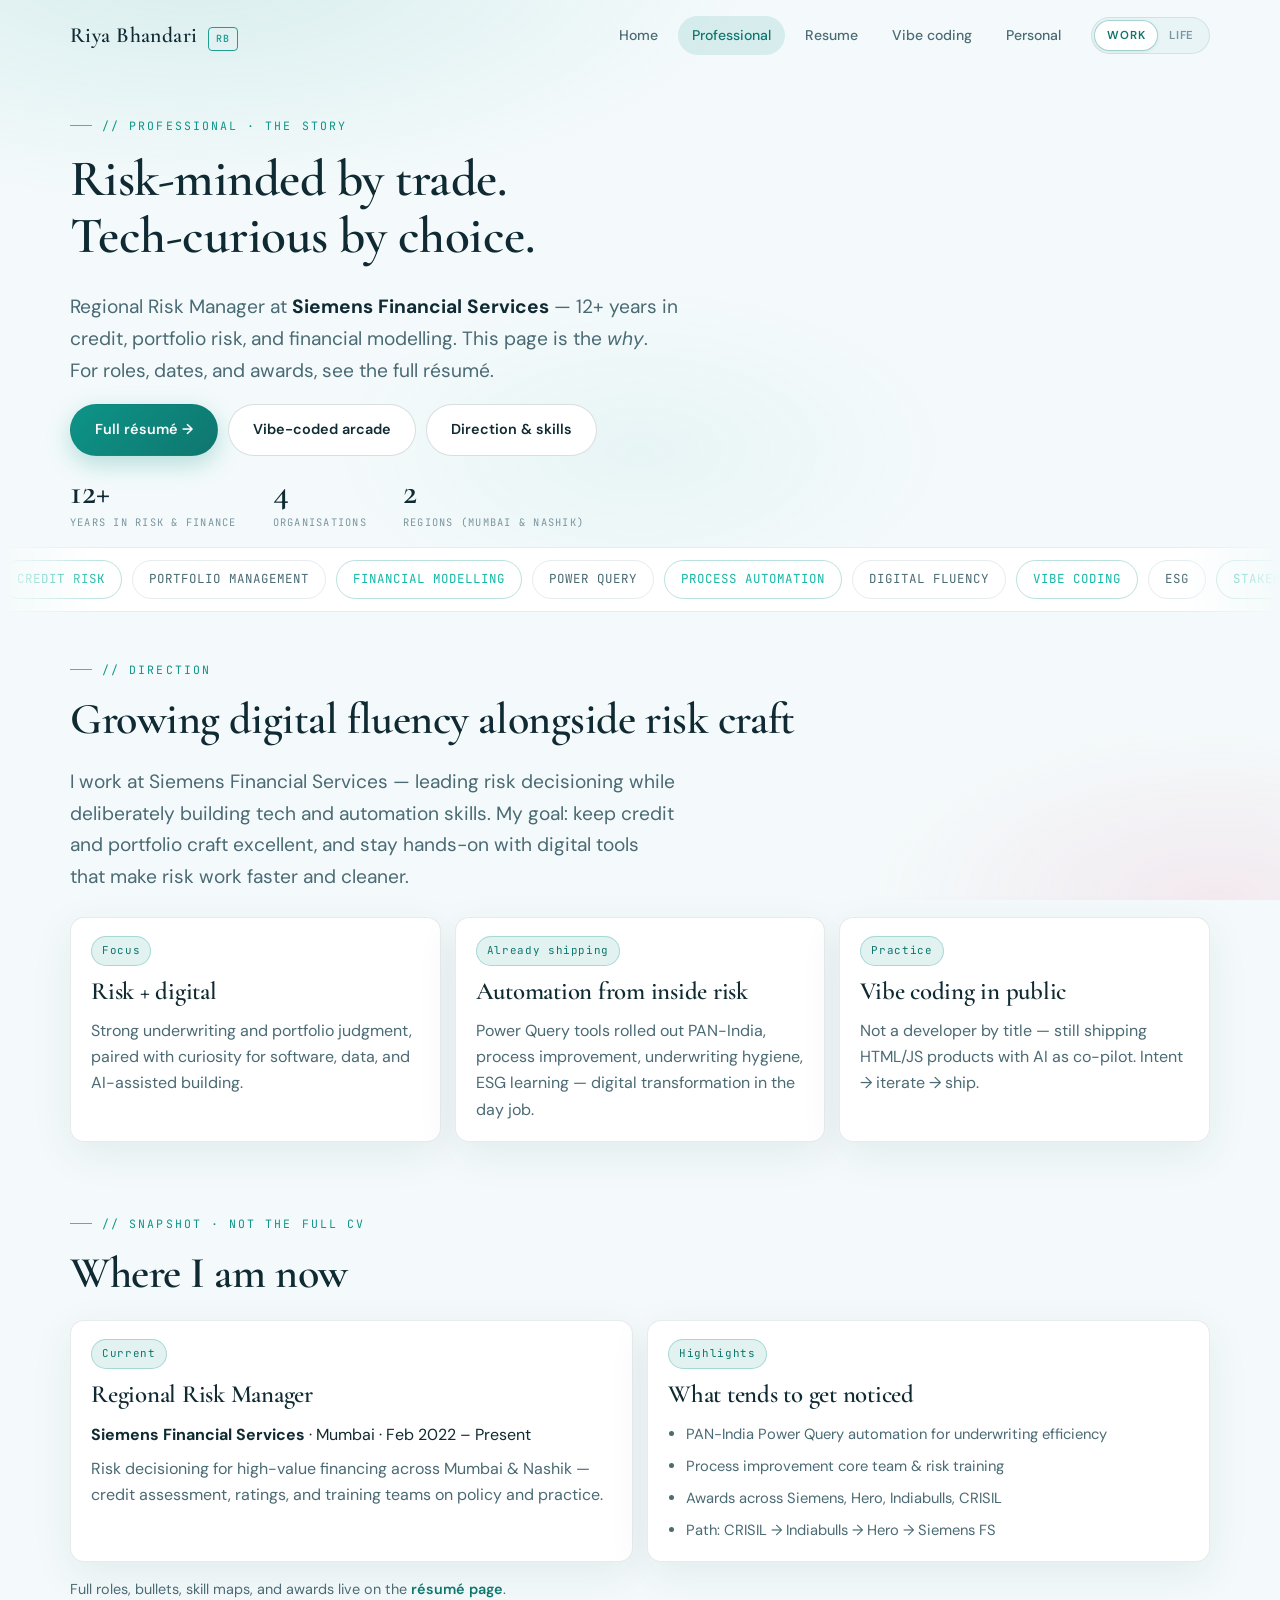
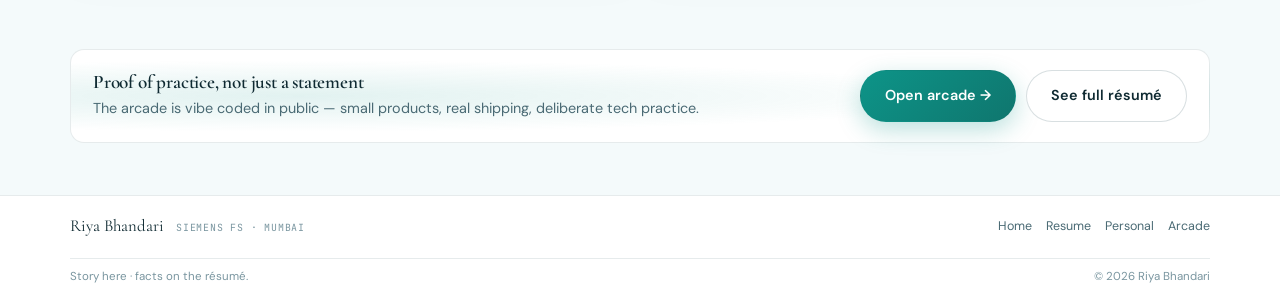
<file: Riya/professional.html>
<!DOCTYPE html>
<html lang="en">
<head>
  <meta charset="UTF-8">
  <meta name="viewport" content="width=device-width, initial-scale=1.0">
  <title>Professional — Riya Bhandari</title>
  <meta name="description" content="Riya Bhandari — Regional Risk Manager at Siemens Financial Services. Career story, digital tools, and vibe-coded experiments.">
  <link rel="stylesheet" href="styles.css?v=compact1">
</head>
<body data-preferred-mode="professional">

<header class="site-nav">
  <div class="wrap">
    <a href="index.html" class="logo">Riya Bhandari <span>RB</span></a>
    <button class="nav-toggle" type="button" aria-label="Menu" aria-expanded="false">☰</button>
    <nav class="nav-links" aria-label="Primary">
      <a href="index.html">Home</a>
      <a href="professional.html">Professional</a>
      <a href="resume.html">Resume</a>
      <a href="playground.html">Vibe coding</a>
      <a href="personal.html">Personal</a>
      <div class="mode-switch" role="group" aria-label="Theme mode">
        <button type="button" data-mode-btn="professional">Work</button>
        <button type="button" data-mode-btn="personal">Life</button>
      </div>
    </nav>
  </div>
</header>

<section class="page-hero compact">
  <div class="wrap">
    <p class="eyebrow reveal">// Professional · The story</p>
    <h1 class="reveal reveal-delay-1">Risk-minded by trade.<br>Tech-curious by choice.</h1>
    <p class="lede reveal reveal-delay-2">
      Regional Risk Manager at <strong style="color:var(--text);">Siemens Financial Services</strong> —
      12+ years in credit, portfolio risk, and financial modelling. This page is the
      <em>why</em>. For roles, dates, and awards, see the full résumé.
    </p>
    <div class="btn-row reveal reveal-delay-3">
      <a href="resume.html" class="btn btn-primary">Full résumé →</a>
      <a href="playground.html" class="btn btn-ghost">Vibe-coded arcade</a>
      <a href="#direction" class="btn btn-ghost">Direction &amp; skills</a>
    </div>

    <div class="stat-row reveal reveal-delay-4">
      <div class="stat">
        <b data-count="12" data-suffix="+">0</b>
        <span>Years in risk &amp; finance</span>
      </div>
      <div class="stat">
        <b data-count="4">0</b>
        <span>Organisations</span>
      </div>
      <div class="stat">
        <b data-count="2">0</b>
        <span>Regions (Mumbai &amp; Nashik)</span>
      </div>
    </div>
  </div>
</section>

<div class="marquee-wrap" aria-hidden="true">
  <div class="marquee">
    <span>Credit Risk</span><span>Portfolio Management</span><span>Financial Modelling</span>
    <span>Power Query</span><span>Process Automation</span><span>Digital fluency</span>
    <span>Vibe coding</span><span>ESG</span><span>Stakeholder Management</span>
    <span>Credit Risk</span><span>Portfolio Management</span><span>Financial Modelling</span>
    <span>Power Query</span><span>Process Automation</span><span>Digital fluency</span>
    <span>Vibe coding</span><span>ESG</span><span>Stakeholder Management</span>
  </div>
</div>

<section class="block" id="direction">
  <div class="wrap">
    <p class="eyebrow reveal">// Direction</p>
    <h2 class="reveal">Growing digital fluency alongside risk craft</h2>
    <p class="lede reveal">
      I work at Siemens Financial Services — leading risk decisioning while deliberately building
      tech and automation skills. My goal: keep credit and portfolio craft excellent, and stay
      hands-on with digital tools that make risk work faster and cleaner.
    </p>

    <div class="grid grid-3" style="margin-top:24px;">
      <div class="card reveal">
        <span class="tag accent">Focus</span>
        <h3 style="margin-top:12px;">Risk + digital</h3>
        <p style="margin:0;">Strong underwriting and portfolio judgment, paired with curiosity for software, data, and AI-assisted building.</p>
      </div>
      <div class="card reveal reveal-delay-1">
        <span class="tag accent">Already shipping</span>
        <h3 style="margin-top:12px;">Automation from inside risk</h3>
        <p style="margin:0;">Power Query tools rolled out PAN-India, process improvement, underwriting hygiene, ESG learning — digital transformation in the day job.</p>
      </div>
      <div class="card reveal reveal-delay-2">
        <span class="tag accent">Practice</span>
        <h3 style="margin-top:12px;">Vibe coding in public</h3>
        <p style="margin:0;">Not a developer by title — still shipping HTML/JS products with AI as co-pilot. Intent → iterate → ship.</p>
      </div>
    </div>
  </div>
</section>

<section class="tight">
  <div class="wrap">
    <p class="eyebrow reveal">// Snapshot · not the full CV</p>
    <h2 class="reveal">Where I am now</h2>
    <div class="grid grid-2" style="margin-top:18px;">
      <div class="card reveal">
        <span class="tag accent">Current</span>
        <h3 style="margin-top:12px;">Regional Risk Manager</h3>
        <p style="margin:0 0 8px; color:var(--text);"><strong>Siemens Financial Services</strong> · Mumbai · Feb 2022 – Present</p>
        <p style="margin:0;">
          Risk decisioning for high-value financing across Mumbai &amp; Nashik —
          credit assessment, ratings, and training teams on policy and practice.
        </p>
      </div>
      <div class="card reveal reveal-delay-1">
        <span class="tag accent">Highlights</span>
        <h3 style="margin-top:12px;">What tends to get noticed</h3>
        <ul style="margin:0; padding-left:1.1rem; color:var(--text-muted); font-size:0.92rem;">
          <li style="margin-bottom:8px;">PAN-India Power Query automation for underwriting efficiency</li>
          <li style="margin-bottom:8px;">Process improvement core team &amp; risk training</li>
          <li style="margin-bottom:8px;">Awards across Siemens, Hero, Indiabulls, CRISIL</li>
          <li>Path: CRISIL → Indiabulls → Hero → Siemens FS</li>
        </ul>
      </div>
    </div>
    <p class="reveal" style="margin:16px 0 0; font-size:0.9rem; color:var(--text-muted);">
      Full roles, bullets, skill maps, and awards live on the
      <a href="resume.html" style="color:var(--pro-deep); font-weight:600;">résumé page</a>.
    </p>
  </div>
</section>

<section class="tight">
  <div class="wrap">
    <div class="cta-band reveal">
      <div>
        <h3>Proof of practice, not just a statement</h3>
        <p>The arcade is vibe coded in public — small products, real shipping, deliberate tech practice.</p>
      </div>
      <div class="btn-row" style="margin:0;">
        <a href="playground.html" class="btn btn-primary">Open arcade →</a>
        <a href="resume.html" class="btn btn-ghost">See full résumé</a>
      </div>
    </div>
  </div>
</section>

<footer class="site-footer">
  <div class="wrap">
    <div>
      <div class="f-brand">Riya Bhandari</div>
      <div class="f-meta">SIEMENS FS · MUMBAI</div>
    </div>
    <div class="f-links">
      <a href="index.html">Home</a>
      <a href="resume.html">Resume</a>
      <a href="personal.html">Personal</a>
      <a href="playground.html">Arcade</a>
    </div>
    <div class="f-bottom">
      <span>Story here · facts on the résumé.</span>
      <span>© 2026 Riya Bhandari</span>
    </div>
  </div>
</footer>

<script src="app.js"></script>
</body>
</html>
</file>
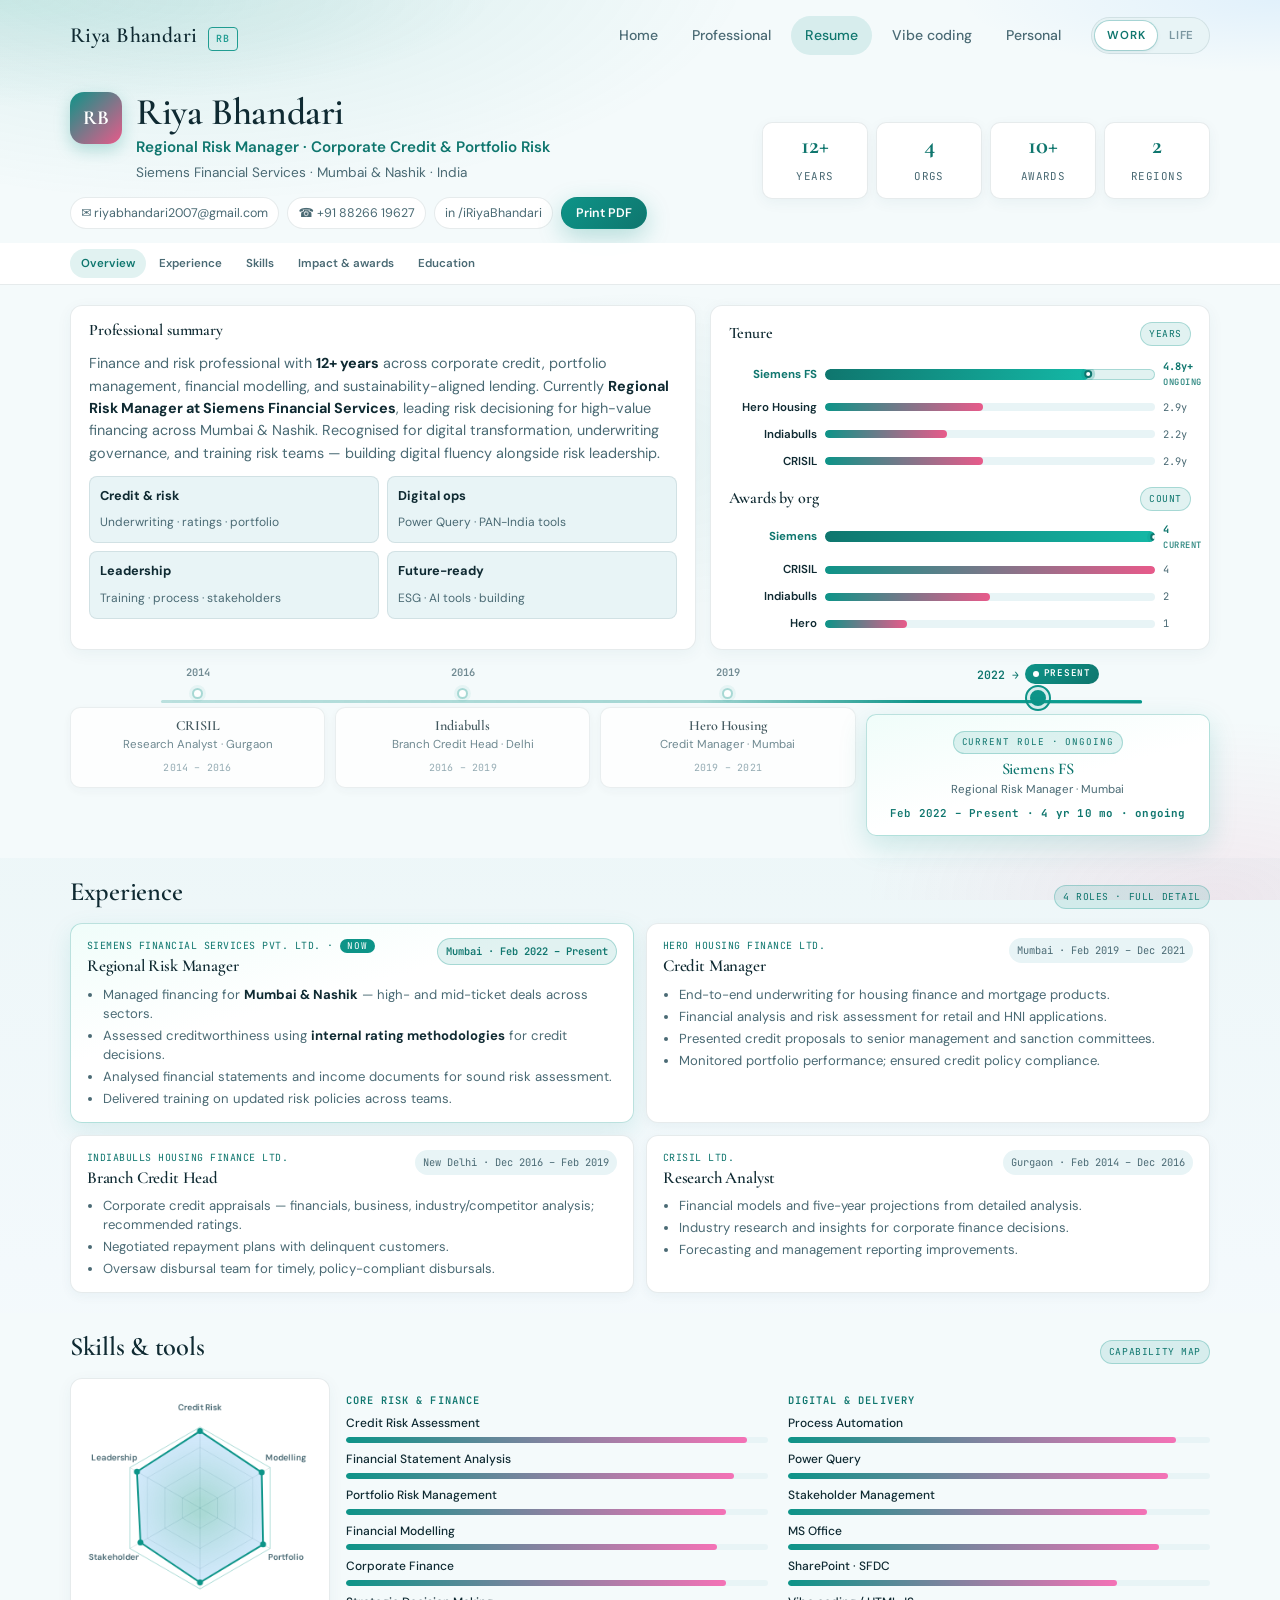
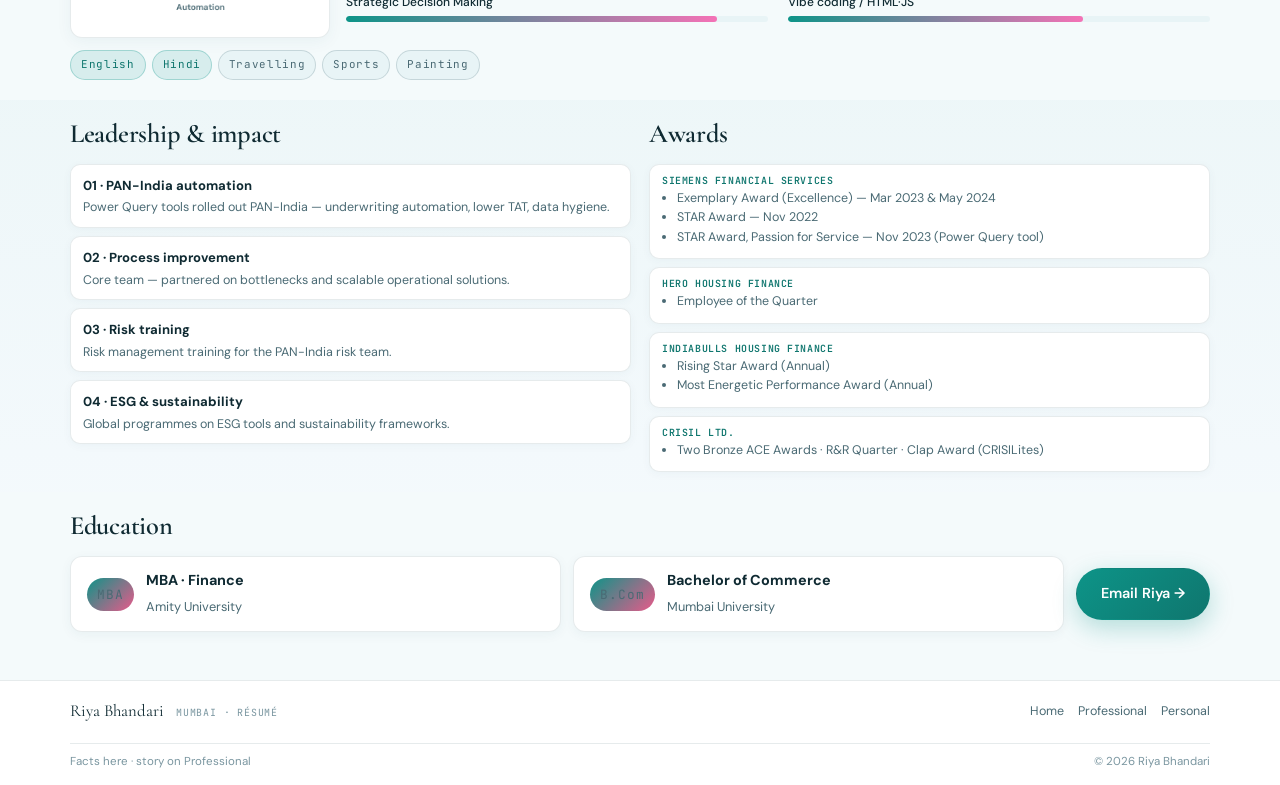
<file: Riya/resume.html>
<!DOCTYPE html>
<html lang="en">
<head>
  <meta charset="UTF-8">
  <meta name="viewport" content="width=device-width, initial-scale=1.0">
  <title>Résumé — Riya Bhandari</title>
  <meta name="description" content="Interactive résumé of Riya Bhandari — Regional Risk Manager, Siemens Financial Services. 12+ years in credit risk, automation, and portfolio leadership.">
  <link rel="stylesheet" href="styles.css?v=compact1">
  <link rel="stylesheet" href="resume.css?v=4">
</head>
<body data-preferred-mode="professional">

<header class="site-nav no-print">
  <div class="wrap">
    <a href="index.html" class="logo">Riya Bhandari <span>RB</span></a>
    <button class="nav-toggle" type="button" aria-label="Menu" aria-expanded="false">☰</button>
    <nav class="nav-links" aria-label="Primary">
      <a href="index.html">Home</a>
      <a href="professional.html">Professional</a>
      <a href="resume.html" class="active">Resume</a>
      <a href="playground.html">Vibe coding</a>
      <a href="personal.html">Personal</a>
      <div class="mode-switch" role="group" aria-label="Theme mode">
        <button type="button" data-mode-btn="professional">Work</button>
        <button type="button" data-mode-btn="personal">Life</button>
      </div>
    </nav>
  </div>
</header>

<!-- Compact identity + KPIs -->
<section class="rv-hero" id="top">
  <div class="wrap">
    <div class="rv-hero-top">
      <div class="rv-identity">
        <div class="rv-name-row">
          <div class="rv-mono-sm" aria-hidden="true">RB</div>
          <div>
            <h1>Riya Bhandari</h1>
            <p class="rv-title">Regional Risk Manager · Corporate Credit &amp; Portfolio Risk</p>
            <p class="rv-location">Siemens Financial Services · Mumbai &amp; Nashik · India</p>
          </div>
        </div>
        <div class="rv-contact no-print">
          <a href="mailto:riyabhandari2007@gmail.com">✉ riyabhandari2007@gmail.com</a>
          <a href="tel:+918826619627">☎ +91 88266 19627</a>
          <a href="https://linkedin.com/in/iRiyaBhandari" target="_blank" rel="noopener">in /iRiyaBhandari</a>
          <button class="btn btn-primary btn-sm" type="button" onclick="window.print()">Print PDF</button>
        </div>
      </div>
      <div class="rv-kpi-grid">
        <div class="rv-kpi"><b data-count="12" data-suffix="+">0</b><span>Years</span></div>
        <div class="rv-kpi"><b data-count="4">0</b><span>Orgs</span></div>
        <div class="rv-kpi"><b data-count="10" data-suffix="+">0</b><span>Awards</span></div>
        <div class="rv-kpi"><b data-count="2">0</b><span>Regions</span></div>
      </div>
    </div>
  </div>
</section>

<nav class="rv-toc no-print" aria-label="Résumé sections">
  <div class="wrap rv-toc-inner">
    <a href="#overview">Overview</a>
    <a href="#experience">Experience</a>
    <a href="#skills">Skills</a>
    <a href="#impact">Impact &amp; awards</a>
    <a href="#education">Education</a>
  </div>
</nav>

<!-- Overview: summary + charts + trajectory -->
<section class="rv-section" id="overview">
  <div class="wrap">
    <div class="rv-overview-grid">
      <div class="rv-panel rv-summary-main">
        <div class="rv-panel-head">
          <h3>Professional summary</h3>
        </div>
        <p>
          Finance and risk professional with <strong>12+ years</strong> across corporate credit,
          portfolio management, financial modelling, and sustainability-aligned lending.
          Currently <strong>Regional Risk Manager at Siemens Financial Services</strong>, leading
          risk decisioning for high-value financing across Mumbai &amp; Nashik. Recognised for
          digital transformation, underwriting governance, and training risk teams —
          building digital fluency alongside risk leadership.
        </p>
        <div class="rv-pillars">
          <div class="rv-pillar"><strong>Credit &amp; risk</strong><span>Underwriting · ratings · portfolio</span></div>
          <div class="rv-pillar"><strong>Digital ops</strong><span>Power Query · PAN-India tools</span></div>
          <div class="rv-pillar"><strong>Leadership</strong><span>Training · process · stakeholders</span></div>
          <div class="rv-pillar"><strong>Future-ready</strong><span>ESG · AI tools · building</span></div>
        </div>
      </div>

      <div class="rv-panel">
        <div class="rv-panel-head">
          <h3>Tenure</h3>
          <span class="rv-chip">Years</span>
        </div>
        <div class="rv-bars" id="tenure-bars"></div>
        <div class="rv-panel-head" style="margin-top:16px; margin-bottom:10px;">
          <h3>Awards by org</h3>
          <span class="rv-chip">Count</span>
        </div>
        <div class="rv-bars" id="award-bars"></div>
      </div>
    </div>

    <div class="rv-map">
      <div class="rv-map-line" aria-hidden="true"></div>
      <article class="rv-map-node">
        <div class="rv-map-year">2014</div>
        <div class="rv-map-dot"></div>
        <div class="rv-map-card">
          <h4>CRISIL</h4>
          <p>Research Analyst · Gurgaon</p>
          <span class="rv-map-range">2014 – 2016</span>
        </div>
      </article>
      <article class="rv-map-node">
        <div class="rv-map-year">2016</div>
        <div class="rv-map-dot"></div>
        <div class="rv-map-card">
          <h4>Indiabulls</h4>
          <p>Branch Credit Head · Delhi</p>
          <span class="rv-map-range">2016 – 2019</span>
        </div>
      </article>
      <article class="rv-map-node">
        <div class="rv-map-year">2019</div>
        <div class="rv-map-dot"></div>
        <div class="rv-map-card">
          <h4>Hero Housing</h4>
          <p>Credit Manager · Mumbai</p>
          <span class="rv-map-range">2019 – 2021</span>
        </div>
      </article>
      <article class="rv-map-node current" id="siemens-now">
        <div class="rv-map-year">
          2022 → <span class="rv-live-pill">Present</span>
        </div>
        <div class="rv-map-dot" aria-hidden="true">
          <span class="rv-pulse"></span>
        </div>
        <div class="rv-map-card">
          <div class="rv-now-badge">Current role · Ongoing</div>
          <h4>Siemens FS</h4>
          <p>Regional Risk Manager · Mumbai</p>
          <span class="rv-map-range">
            Feb 2022 – Present ·
            <strong id="siemens-tenure-label">—</strong>
          </span>
        </div>
      </article>
    </div>
  </div>
</section>

<!-- Experience — compact, always expanded -->
<section class="rv-section rv-section-alt" id="experience">
  <div class="wrap">
    <div class="rv-sec-head">
      <h2>Experience</h2>
      <span class="rv-chip">4 roles · full detail</span>
    </div>

    <div class="rv-exp-grid">
      <article class="rv-exp rv-exp-current">
        <header class="rv-exp-head">
          <div>
            <span class="rv-exp-co">Siemens Financial Services Pvt. Ltd. · <em class="rv-now-inline">Now</em></span>
            <h3>Regional Risk Manager</h3>
          </div>
          <span class="rv-dur rv-dur-live">Mumbai · Feb 2022 – Present</span>
        </header>
        <ul>
          <li>Managed financing for <strong>Mumbai &amp; Nashik</strong> — high- and mid-ticket deals across sectors.</li>
          <li>Assessed creditworthiness using <strong>internal rating methodologies</strong> for credit decisions.</li>
          <li>Analysed financial statements and income documents for sound risk assessment.</li>
          <li>Delivered training on updated risk policies across teams.</li>
        </ul>
      </article>

      <article class="rv-exp">
        <header class="rv-exp-head">
          <div>
            <span class="rv-exp-co">Hero Housing Finance Ltd.</span>
            <h3>Credit Manager</h3>
          </div>
          <span class="rv-dur">Mumbai · Feb 2019 – Dec 2021</span>
        </header>
        <ul>
          <li>End-to-end underwriting for housing finance and mortgage products.</li>
          <li>Financial analysis and risk assessment for retail and HNI applications.</li>
          <li>Presented credit proposals to senior management and sanction committees.</li>
          <li>Monitored portfolio performance; ensured credit policy compliance.</li>
        </ul>
      </article>

      <article class="rv-exp">
        <header class="rv-exp-head">
          <div>
            <span class="rv-exp-co">Indiabulls Housing Finance Ltd.</span>
            <h3>Branch Credit Head</h3>
          </div>
          <span class="rv-dur">New Delhi · Dec 2016 – Feb 2019</span>
        </header>
        <ul>
          <li>Corporate credit appraisals — financials, business, industry/competitor analysis; recommended ratings.</li>
          <li>Negotiated repayment plans with delinquent customers.</li>
          <li>Oversaw disbursal team for timely, policy-compliant disbursals.</li>
        </ul>
      </article>

      <article class="rv-exp">
        <header class="rv-exp-head">
          <div>
            <span class="rv-exp-co">CRISIL Ltd.</span>
            <h3>Research Analyst</h3>
          </div>
          <span class="rv-dur">Gurgaon · Feb 2014 – Dec 2016</span>
        </header>
        <ul>
          <li>Financial models and five-year projections from detailed analysis.</li>
          <li>Industry research and insights for corporate finance decisions.</li>
          <li>Forecasting and management reporting improvements.</li>
        </ul>
      </article>
    </div>
  </div>
</section>

<!-- Skills compact -->
<section class="rv-section" id="skills">
  <div class="wrap">
    <div class="rv-sec-head">
      <h2>Skills &amp; tools</h2>
      <span class="rv-chip">Capability map</span>
    </div>
    <div class="rv-skills-layout">
      <div class="rv-panel rv-radar-panel">
        <canvas id="skill-radar" width="280" height="280" aria-label="Skills radar chart"></canvas>
      </div>
      <div class="rv-skill-groups">
        <div>
          <h4 class="rv-skill-h">Core risk &amp; finance</h4>
          <div class="rv-skill-bars">
            <div class="rv-sbar" data-pct="95"><span>Credit Risk Assessment</span><i></i></div>
            <div class="rv-sbar" data-pct="92"><span>Financial Statement Analysis</span><i></i></div>
            <div class="rv-sbar" data-pct="90"><span>Portfolio Risk Management</span><i></i></div>
            <div class="rv-sbar" data-pct="88"><span>Financial Modelling</span><i></i></div>
            <div class="rv-sbar" data-pct="90"><span>Corporate Finance</span><i></i></div>
            <div class="rv-sbar" data-pct="88"><span>Strategic Decision Making</span><i></i></div>
          </div>
        </div>
        <div>
          <h4 class="rv-skill-h">Digital &amp; delivery</h4>
          <div class="rv-skill-bars">
            <div class="rv-sbar" data-pct="92"><span>Process Automation</span><i></i></div>
            <div class="rv-sbar" data-pct="90"><span>Power Query</span><i></i></div>
            <div class="rv-sbar" data-pct="85"><span>Stakeholder Management</span><i></i></div>
            <div class="rv-sbar" data-pct="88"><span>MS Office</span><i></i></div>
            <div class="rv-sbar" data-pct="78"><span>SharePoint · SFDC</span><i></i></div>
            <div class="rv-sbar" data-pct="70"><span>Vibe coding / HTML·JS</span><i></i></div>
          </div>
        </div>
      </div>
    </div>
    <div class="rv-lang-row">
      <span class="tag accent">English</span>
      <span class="tag accent">Hindi</span>
      <span class="tag">Travelling</span>
      <span class="tag">Sports</span>
      <span class="tag">Painting</span>
    </div>
  </div>
</section>

<!-- Impact + Awards side by side -->
<section class="rv-section rv-section-alt" id="impact">
  <div class="wrap">
    <div class="rv-bottom-grid">
      <div>
        <div class="rv-sec-head">
          <h2>Leadership &amp; impact</h2>
        </div>
        <div class="rv-impact-list">
          <article class="rv-impact">
            <strong>01 · PAN-India automation</strong>
            <p>Power Query tools rolled out PAN-India — underwriting automation, lower TAT, data hygiene.</p>
          </article>
          <article class="rv-impact">
            <strong>02 · Process improvement</strong>
            <p>Core team — partnered on bottlenecks and scalable operational solutions.</p>
          </article>
          <article class="rv-impact">
            <strong>03 · Risk training</strong>
            <p>Risk management training for the PAN-India risk team.</p>
          </article>
          <article class="rv-impact">
            <strong>04 · ESG &amp; sustainability</strong>
            <p>Global programmes on ESG tools and sustainability frameworks.</p>
          </article>
        </div>
      </div>
      <div>
        <div class="rv-sec-head">
          <h2>Awards</h2>
        </div>
        <div class="rv-award-cards">
          <div class="rv-award">
            <h4>Siemens Financial Services</h4>
            <ul>
              <li>Exemplary Award (Excellence) — Mar 2023 &amp; May 2024</li>
              <li>STAR Award — Nov 2022</li>
              <li>STAR Award, Passion for Service — Nov 2023 (Power Query tool)</li>
            </ul>
          </div>
          <div class="rv-award">
            <h4>Hero Housing Finance</h4>
            <ul><li>Employee of the Quarter</li></ul>
          </div>
          <div class="rv-award">
            <h4>Indiabulls Housing Finance</h4>
            <ul>
              <li>Rising Star Award (Annual)</li>
              <li>Most Energetic Performance Award (Annual)</li>
            </ul>
          </div>
          <div class="rv-award">
            <h4>CRISIL Ltd.</h4>
            <ul>
              <li>Two Bronze ACE Awards · R&amp;R Quarter · Clap Award (CRISILites)</li>
            </ul>
          </div>
        </div>
      </div>
    </div>
  </div>
</section>

<!-- Education compact -->
<section class="rv-section" id="education">
  <div class="wrap">
    <div class="rv-sec-head">
      <h2>Education</h2>
    </div>
    <div class="rv-edu-row">
      <div class="rv-edu">
        <span class="rv-edu-badge">MBA</span>
        <div>
          <strong>MBA · Finance</strong>
          <span>Amity University</span>
        </div>
      </div>
      <div class="rv-edu">
        <span class="rv-edu-badge">B.Com</span>
        <div>
          <strong>Bachelor of Commerce</strong>
          <span>Mumbai University</span>
        </div>
      </div>
      <a href="mailto:riyabhandari2007@gmail.com" class="btn btn-primary no-print">Email Riya →</a>
    </div>
  </div>
</section>

<footer class="site-footer no-print">
  <div class="wrap">
    <div>
      <div class="f-brand">Riya Bhandari</div>
      <div class="f-meta">MUMBAI · RÉSUMÉ</div>
    </div>
    <div class="f-links">
      <a href="index.html">Home</a>
      <a href="professional.html">Professional</a>
      <a href="personal.html">Personal</a>
    </div>
    <div class="f-bottom">
      <span>Facts here · <a href="professional.html" style="color:inherit;">story on Professional</a></span>
      <span>© 2026 Riya Bhandari</span>
    </div>
  </div>
</footer>

<script src="app.js"></script>
<script src="resume.js?v=4"></script>
</body>
</html>
</file>
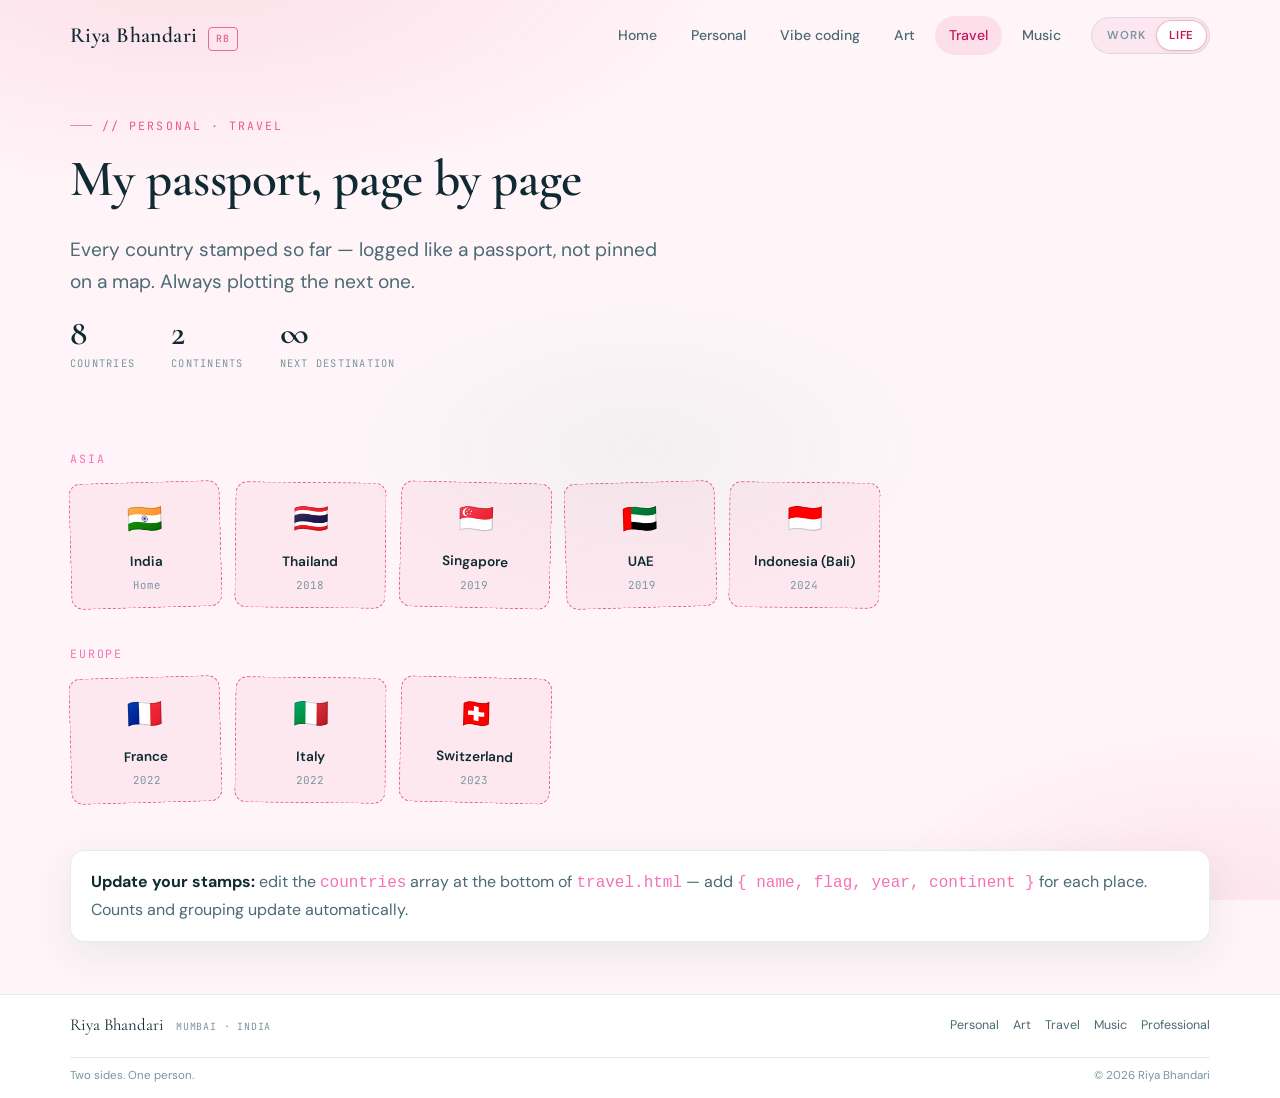
<file: Riya/travel.html>
<!DOCTYPE html>
<html lang="en">
<head>
  <meta charset="UTF-8">
  <meta name="viewport" content="width=device-width, initial-scale=1.0">
  <title>Travel — Riya Bhandari</title>
  <meta name="description" content="Passport stamps and places Riya Bhandari has travelled — Asia, Europe, and counting.">
  <link rel="stylesheet" href="styles.css?v=compact1">
</head>
<body data-preferred-mode="personal">

<header class="site-nav">
  <div class="wrap">
    <a href="index.html" class="logo">Riya Bhandari <span>RB</span></a>
    <button class="nav-toggle" type="button" aria-label="Menu" aria-expanded="false">☰</button>
    <nav class="nav-links" aria-label="Primary">
      <a href="index.html">Home</a>
      <a href="personal.html">Personal</a>
      <a href="playground.html">Vibe coding</a>
      <a href="art.html">Art</a>
      <a href="travel.html">Travel</a>
      <a href="music.html">Music</a>
      <div class="mode-switch" role="group" aria-label="Theme mode">
        <button type="button" data-mode-btn="professional">Work</button>
        <button type="button" data-mode-btn="personal">Life</button>
      </div>
    </nav>
  </div>
</header>

<section class="page-hero compact">
  <div class="wrap">
    <p class="eyebrow reveal">// Personal · Travel</p>
    <h1 class="reveal reveal-delay-1">My passport, page by page</h1>
    <p class="lede reveal reveal-delay-2">
      Every country stamped so far — logged like a passport, not pinned on a map.
      Always plotting the next one.
    </p>
    <div class="stat-row reveal reveal-delay-3">
      <div class="stat"><b id="stat-countries">—</b><span>Countries</span></div>
      <div class="stat"><b id="stat-continents">—</b><span>Continents</span></div>
      <div class="stat"><b>∞</b><span>Next destination</span></div>
    </div>
  </div>
</section>

<section class="tight">
  <div class="wrap" id="passport-root"></div>
</section>

<section class="tight">
  <div class="wrap">
    <div class="card reveal">
      <p style="margin:0;">
        <strong style="color:var(--text);">Update your stamps:</strong>
        edit the <code style="color:var(--life-soft);">countries</code> array at the bottom of
        <code style="color:var(--life-soft);">travel.html</code> —
        add <code style="color:var(--life-soft);">{ name, flag, year, continent }</code>
        for each place. Counts and grouping update automatically.
      </p>
    </div>
  </div>
</section>

<footer class="site-footer">
  <div class="wrap">
    <div>
      <div class="f-brand">Riya Bhandari</div>
      <div class="f-meta">MUMBAI · INDIA</div>
    </div>
    <div class="f-links">
      <a href="personal.html">Personal</a>
      <a href="art.html">Art</a>
      <a href="travel.html">Travel</a>
      <a href="music.html">Music</a>
      <a href="professional.html">Professional</a>
    </div>
    <div class="f-bottom">
      <span>Two sides. One person.</span>
      <span>© 2026 Riya Bhandari</span>
    </div>
  </div>
</footer>

<script src="app.js"></script>
<script>
  const countries = [
    { name: "India", flag: "🇮🇳", year: "Home", continent: "Asia" },
    { name: "Thailand", flag: "🇹🇭", year: "2018", continent: "Asia" },
    { name: "Singapore", flag: "🇸🇬", year: "2019", continent: "Asia" },
    { name: "UAE", flag: "🇦🇪", year: "2019", continent: "Asia" },
    { name: "France", flag: "🇫🇷", year: "2022", continent: "Europe" },
    { name: "Italy", flag: "🇮🇹", year: "2022", continent: "Europe" },
    { name: "Switzerland", flag: "🇨🇭", year: "2023", continent: "Europe" },
    { name: "Indonesia (Bali)", flag: "🇮🇩", year: "2024", continent: "Asia" },
  ];

  const root = document.getElementById('passport-root');
  const byContinent = {};
  countries.forEach(function (c) {
    byContinent[c.continent] = byContinent[c.continent] || [];
    byContinent[c.continent].push(c);
  });

  document.getElementById('stat-countries').textContent = countries.length;
  document.getElementById('stat-continents').textContent = Object.keys(byContinent).length;

  Object.keys(byContinent).forEach(function (cont, i) {
    const title = document.createElement('p');
    title.className = 'continent-title reveal' + (i ? ' reveal-delay-' + Math.min(i, 3) : '');
    title.textContent = cont;
    root.appendChild(title);

    const grid = document.createElement('div');
    grid.className = 'stamp-grid reveal';
    byContinent[cont].forEach(function (c) {
      const stamp = document.createElement('div');
      stamp.className = 'stamp';
      stamp.innerHTML =
        '<div class="flag">' + c.flag + '</div>' +
        '<div class="country">' + c.name + '</div>' +
        '<div class="year">' + c.year + '</div>';
      grid.appendChild(stamp);
    });
    root.appendChild(grid);
  });

  // Re-run reveal for dynamically added stamps
  document.querySelectorAll('#passport-root .reveal').forEach(function (el) {
    el.classList.add('visible');
  });
</script>
</body>
</html>
</file>
<file: Riya/styles.css>
/* ===========================================================
   RIYA BHANDARI — Dual Identity Design System (Light)
   Professional: teal  ·  Personal: pink
   =========================================================== */

@import url('https://fonts.googleapis.com/css2?family=Cormorant+Garamond:ital,wght@0,400;0,500;0,600;0,700;1,400;1,500&family=DM+Sans:ital,opsz,wght@0,9..40,400;0,9..40,500;0,9..40,600;0,9..40,700;1,9..40,400&family=JetBrains+Mono:wght@400;500&display=swap');

:root {
  /* Soft light base */
  --bg: #f4fafb;
  --bg-elevated: #ffffff;
  --bg-soft: #e8f4f6;
  --surface: #ffffff;
  --text: #0f2a32;
  --text-muted: #4a6a74;
  --text-faint: #7a96a0;
  --line: rgba(15, 60, 72, 0.1);
  --line-strong: rgba(15, 60, 72, 0.16);
  --shadow: 0 12px 40px rgba(15, 60, 80, 0.08);

  /* Professional — teal */
  --pro: #0d9488;
  --pro-soft: #14b8a6;
  --pro-deep: #0f766e;
  --pro-dim: rgba(13, 148, 136, 0.12);
  --pro-glow: rgba(13, 148, 136, 0.28);

  /* Personal — pink / blush */
  --life: #e85a8a;
  --life-soft: #f472b6;
  --life-deep: #be185d;
  --life-dim: rgba(232, 90, 138, 0.14);
  --life-glow: rgba(232, 90, 138, 0.32);

  --accent: var(--pro);
  --accent-soft: var(--pro-soft);
  --accent-deep: var(--pro-deep);
  --accent-dim: var(--pro-dim);
  --accent-glow: var(--pro-glow);

  --radius: 14px;
  --radius-sm: 8px;
  --max: 1140px;
  --nav-h: 72px;
  --ease: cubic-bezier(0.22, 1, 0.36, 1);
  --font-display: 'Cormorant Garamond', Georgia, serif;
  --font-body: 'DM Sans', system-ui, sans-serif;
  --font-mono: 'JetBrains Mono', ui-monospace, monospace;
}

html[data-mode="personal"] {
  --bg: #fff5f8;
  --bg-soft: #fce7f0;
  --accent: var(--life);
  --accent-soft: var(--life-soft);
  --accent-deep: var(--life-deep);
  --accent-dim: var(--life-dim);
  --accent-glow: var(--life-glow);
}

*, *::before, *::after { box-sizing: border-box; }
html { scroll-behavior: smooth; }
body {
  margin: 0;
  min-height: 100vh;
  background: var(--bg);
  color: var(--text);
  font-family: var(--font-body);
  font-size: 16px;
  line-height: 1.65;
  -webkit-font-smoothing: antialiased;
  overflow-x: hidden;
}
body::before {
  content: "";
  position: fixed;
  inset: 0;
  pointer-events: none;
  z-index: 0;
  background:
    radial-gradient(ellipse 80% 50% at 15% -5%, var(--accent-dim), transparent 55%),
    radial-gradient(ellipse 55% 40% at 95% 100%, rgba(232, 90, 138, 0.1), transparent 50%),
    radial-gradient(ellipse 40% 30% at 50% 50%, rgba(13, 148, 136, 0.05), transparent 60%);
  transition: background 0.6s var(--ease);
}
a { color: inherit; text-decoration: none; }
img { max-width: 100%; display: block; }
button { font-family: inherit; cursor: pointer; }
::selection { background: var(--accent); color: #fff; }

.wrap {
  width: min(var(--max), calc(100% - 48px));
  margin-inline: auto;
  position: relative;
  z-index: 1;
}

/* ---------- Typography ---------- */
h1, h2, h3, h4 {
  font-family: var(--font-display);
  font-weight: 600;
  line-height: 1.12;
  margin: 0 0 0.5em;
  letter-spacing: -0.01em;
}
h1 { font-size: clamp(2.6rem, 6vw, 4.4rem); }
h2 { font-size: clamp(1.9rem, 3.5vw, 2.75rem); }
h3 { font-size: clamp(1.25rem, 2vw, 1.55rem); }
p { margin: 0 0 1em; color: var(--text-muted); }
.lede {
  font-size: clamp(1.05rem, 1.6vw, 1.2rem);
  max-width: 38rem;
  color: var(--text-muted);
}
.eyebrow {
  display: inline-flex;
  align-items: center;
  gap: 10px;
  font-family: var(--font-mono);
  font-size: 0.72rem;
  letter-spacing: 0.18em;
  text-transform: uppercase;
  color: var(--accent);
  margin-bottom: 1rem;
}
.eyebrow::before {
  content: "";
  width: 22px;
  height: 1px;
  background: currentColor;
  opacity: 0.7;
}

/* ---------- Nav ---------- */
.site-nav {
  position: fixed;
  top: 0;
  left: 0;
  right: 0;
  z-index: 100;
  height: var(--nav-h);
  display: flex;
  align-items: center;
  transition: background 0.35s var(--ease), border-color 0.35s, backdrop-filter 0.35s;
  border-bottom: 1px solid transparent;
}
.site-nav.scrolled {
  background: rgba(255, 255, 255, 0.88);
  backdrop-filter: blur(16px);
  border-bottom-color: var(--line);
  box-shadow: 0 4px 24px rgba(15, 60, 80, 0.06);
}
.site-nav .wrap {
  display: flex;
  align-items: center;
  justify-content: space-between;
  width: min(var(--max), calc(100% - 48px));
}
.logo {
  font-family: var(--font-display);
  font-size: 1.35rem;
  font-weight: 600;
  letter-spacing: 0.02em;
  display: flex;
  align-items: baseline;
  gap: 10px;
}
.logo span {
  font-family: var(--font-mono);
  font-size: 0.62rem;
  letter-spacing: 0.14em;
  color: var(--accent);
  border: 1px solid var(--accent);
  padding: 3px 7px;
  border-radius: 4px;
  opacity: 0.9;
}
.nav-links {
  display: flex;
  align-items: center;
  gap: 6px;
}
.nav-links a {
  font-size: 0.88rem;
  font-weight: 500;
  color: var(--text-muted);
  padding: 8px 14px;
  border-radius: 999px;
  transition: color 0.2s, background 0.2s;
}
.nav-links a:hover,
.nav-links a.active {
  color: var(--text);
  background: var(--accent-dim);
}
.nav-links a.active { color: var(--accent-deep); }
.mode-switch {
  display: flex;
  background: var(--bg-soft);
  border: 1px solid var(--line);
  border-radius: 999px;
  padding: 3px;
  margin-left: 10px;
}
.mode-switch button {
  border: none;
  background: transparent;
  color: var(--text-faint);
  font-size: 0.72rem;
  font-weight: 600;
  letter-spacing: 0.06em;
  text-transform: uppercase;
  padding: 7px 12px;
  border-radius: 999px;
  transition: all 0.25s var(--ease);
}
.mode-switch button.active {
  background: #fff;
  color: var(--accent-deep);
  box-shadow: 0 1px 4px rgba(15, 60, 80, 0.1), 0 0 0 1px var(--accent-glow);
}
.nav-toggle {
  display: none;
  border: 1px solid var(--line);
  background: transparent;
  color: var(--text);
  width: 44px;
  height: 44px;
  border-radius: 10px;
  font-size: 1.1rem;
}

@media (max-width: 900px) {
  .nav-toggle { display: grid; place-items: center; }
  .nav-links {
    position: fixed;
    inset: var(--nav-h) 0 0 0;
    flex-direction: column;
    align-items: stretch;
    background: rgba(255, 255, 255, 0.97);
    backdrop-filter: blur(20px);
    padding: 28px 24px;
    gap: 4px;
    transform: translateX(100%);
    transition: transform 0.35s var(--ease);
    box-shadow: -8px 0 32px rgba(15, 60, 80, 0.08);
  }
  .nav-links.open { transform: translateX(0); }
  .nav-links a { padding: 14px 16px; font-size: 1.05rem; }
  .mode-switch { margin: 16px 0 0; width: fit-content; }
}

/* ---------- Buttons ---------- */
.btn {
  display: inline-flex;
  align-items: center;
  gap: 10px;
  padding: 13px 24px;
  font-size: 0.9rem;
  font-weight: 600;
  border-radius: 999px;
  border: 1px solid transparent;
  transition: transform 0.2s var(--ease), background 0.2s, border-color 0.2s, box-shadow 0.2s;
  white-space: nowrap;
}
.btn:hover { transform: translateY(-2px); }
.btn-primary {
  background: linear-gradient(135deg, var(--accent), var(--accent-deep));
  color: #ffffff;
  box-shadow: 0 8px 24px var(--accent-glow);
}
.btn-primary:hover { box-shadow: 0 12px 32px var(--accent-glow); filter: brightness(1.05); }
.btn-ghost {
  background: #fff;
  color: var(--text);
  border-color: var(--line-strong);
}
.btn-ghost:hover {
  border-color: var(--accent);
  color: var(--accent-deep);
  background: var(--accent-dim);
}
.btn-row { display: flex; flex-wrap: wrap; gap: 10px; margin-top: 1.1rem; }

/* ---------- Reveal animations ---------- */
.reveal {
  opacity: 0;
  transform: translateY(28px);
  transition: opacity 0.7s var(--ease), transform 0.7s var(--ease);
}
.reveal.visible {
  opacity: 1;
  transform: none;
}
.reveal-delay-1 { transition-delay: 0.1s; }
.reveal-delay-2 { transition-delay: 0.2s; }
.reveal-delay-3 { transition-delay: 0.3s; }
.reveal-delay-4 { transition-delay: 0.4s; }

/* ---------- Cards / grids ---------- */
.card {
  background: var(--bg-elevated);
  border: 1px solid var(--line);
  border-radius: var(--radius);
  padding: 18px 20px;
  box-shadow: var(--shadow);
  transition: border-color 0.3s, transform 0.3s var(--ease), box-shadow 0.3s;
}
.card:hover {
  border-color: var(--accent-glow);
  transform: translateY(-4px);
  box-shadow: 0 20px 48px rgba(15, 80, 100, 0.12);
}
.card-link { display: block; height: 100%; }
.grid { display: grid; gap: 14px; }
.grid-2 { grid-template-columns: repeat(2, 1fr); }
.grid-3 { grid-template-columns: repeat(3, 1fr); }
.grid-4 { grid-template-columns: repeat(4, 1fr); }
@media (max-width: 900px) {
  .grid-2, .grid-3, .grid-4 { grid-template-columns: 1fr; }
}
@media (min-width: 701px) and (max-width: 900px) {
  .grid-2 { grid-template-columns: repeat(2, 1fr); }
}

.tag {
  display: inline-block;
  font-family: var(--font-mono);
  font-size: 0.68rem;
  letter-spacing: 0.06em;
  padding: 5px 10px;
  border-radius: 999px;
  border: 1px solid var(--line-strong);
  color: var(--text-muted);
  background: var(--bg-soft);
}
.tag.accent {
  border-color: var(--accent-glow);
  color: var(--accent-deep);
  background: var(--accent-dim);
}

/* ---------- Sections (compact) ---------- */
.page-hero {
  padding: calc(var(--nav-h) + 36px) 0 28px;
}
.page-hero.compact { padding-bottom: 16px; }
section.block { padding: 40px 0; }
section.tight { padding: 24px 0; }
.page-hero h1 { font-size: clamp(2.1rem, 4.5vw, 3.2rem); }
.page-hero .lede { margin-bottom: 0.6em; }
.rule {
  border: none;
  border-top: 1px solid var(--line);
  margin: 0;
}

/* ---------- Stats ---------- */
.stat-row {
  display: flex;
  flex-wrap: wrap;
  gap: 18px 36px;
  margin-top: 18px;
}
.stat b {
  display: block;
  font-family: var(--font-display);
  font-size: clamp(1.6rem, 3vw, 2.2rem);
  font-weight: 600;
  color: var(--text);
  line-height: 1;
}
.stat span {
  font-family: var(--font-mono);
  font-size: 0.65rem;
  letter-spacing: 0.12em;
  text-transform: uppercase;
  color: var(--text-faint);
  margin-top: 5px;
  display: block;
}

/* ---------- Timeline ---------- */
.timeline {
  position: relative;
  padding-left: 28px;
  margin-top: 12px;
}
.timeline::before {
  content: "";
  position: absolute;
  left: 6px;
  top: 8px;
  bottom: 8px;
  width: 1px;
  background: linear-gradient(to bottom, var(--accent), var(--line));
}
.t-item {
  position: relative;
  padding: 0 0 22px 20px;
}
.t-item:last-child { padding-bottom: 0; }
.t-item::before {
  content: "";
  position: absolute;
  left: -28px;
  top: 8px;
  width: 13px;
  height: 13px;
  border-radius: 50%;
  background: #fff;
  border: 2px solid var(--accent);
  box-shadow: 0 0 0 4px var(--accent-dim);
}
.t-meta {
  font-family: var(--font-mono);
  font-size: 0.72rem;
  color: var(--accent);
  letter-spacing: 0.04em;
  margin-bottom: 6px;
}
.t-item h3 { margin-bottom: 4px; }
.t-org {
  color: var(--text-muted);
  font-size: 0.9rem;
  margin-bottom: 8px;
}
.t-item ul {
  margin: 0;
  padding-left: 1.1rem;
  color: var(--text-muted);
}
.t-item li { margin-bottom: 4px; font-size: 0.9rem; }

/* ---------- Footer (compact) ---------- */
.site-footer {
  margin-top: 28px;
  padding: 16px 0 14px;
  border-top: 1px solid var(--line);
  background: var(--bg-elevated);
  position: relative;
  z-index: 1;
}
.site-footer .wrap {
  display: flex;
  justify-content: space-between;
  align-items: center;
  flex-wrap: wrap;
  gap: 10px 20px;
}
.f-brand {
  font-family: var(--font-display);
  font-size: 1.05rem;
  margin-bottom: 0;
  display: inline;
}
.f-meta {
  font-family: var(--font-mono);
  font-size: 0.62rem;
  letter-spacing: 0.08em;
  color: var(--text-faint);
  display: inline;
  margin-left: 8px;
}
.f-links {
  display: flex;
  flex-wrap: wrap;
  gap: 4px 14px;
  align-items: center;
}
.f-links a {
  font-size: 0.78rem;
  color: var(--text-muted);
  transition: color 0.2s;
}
.f-links a:hover { color: var(--accent-deep); }
.f-bottom {
  width: 100%;
  margin-top: 8px;
  padding-top: 8px;
  border-top: 1px solid var(--line);
  font-size: 0.72rem;
  color: var(--text-faint);
  display: flex;
  justify-content: space-between;
  flex-wrap: wrap;
  gap: 4px 12px;
}

/* ===========================================================
   PORTAL HOME — split personality
   =========================================================== */
.portal {
  min-height: 100vh;
  min-height: 100dvh;
  display: grid;
  grid-template-columns: 1fr 1fr;
  position: relative;
  overflow: hidden;
}
.portal-side {
  position: relative;
  display: flex;
  flex-direction: column;
  justify-content: flex-end;
  padding: calc(var(--nav-h) + 40px) 40px 56px;
  min-height: 100vh;
  min-height: 100dvh;
  overflow: hidden;
  cursor: pointer;
  transition: flex 0.55s var(--ease);
  text-decoration: none;
  color: inherit;
}
.portal-side::before {
  content: "";
  position: absolute;
  inset: 0;
  z-index: 0;
  transition: opacity 0.5s, transform 0.6s var(--ease);
}
.portal-side.pro {
  background: linear-gradient(160deg, #ccfbf1 0%, #99f6e4 40%, #5eead4 100%);
}
.portal-side.pro::before {
  background:
    radial-gradient(circle at 30% 20%, rgba(13, 148, 136, 0.35), transparent 50%),
    radial-gradient(circle at 80% 80%, rgba(20, 184, 166, 0.2), transparent 45%);
}
.portal-side.life {
  background: linear-gradient(200deg, #fff1f5 0%, #fce7f3 35%, #fbcfe8 70%, #f9a8d4 100%);
}
.portal-side.life::before {
  background:
    radial-gradient(circle at 70% 25%, rgba(232, 90, 138, 0.35), transparent 50%),
    radial-gradient(circle at 20% 85%, rgba(244, 114, 182, 0.28), transparent 45%);
}
.portal-side:hover::before,
.portal-side:focus-visible::before {
  transform: scale(1.06);
}
.portal-side .inner {
  position: relative;
  z-index: 2;
  max-width: 420px;
  transition: transform 0.45s var(--ease);
}
.portal-side:hover .inner { transform: translateY(-8px); }
.portal-kicker {
  font-family: var(--font-mono);
  font-size: 0.72rem;
  letter-spacing: 0.2em;
  text-transform: uppercase;
  margin-bottom: 14px;
  opacity: 0.85;
}
.portal-side.pro .portal-kicker { color: var(--pro-deep); }
.portal-side.life .portal-kicker { color: var(--life-deep); }
.portal-side h2 {
  font-size: clamp(2.2rem, 4.5vw, 3.4rem);
  margin-bottom: 12px;
  color: var(--text);
}
.portal-side p {
  color: rgba(15, 42, 50, 0.72);
  max-width: 34ch;
  margin-bottom: 22px;
}
.portal-cta {
  display: inline-flex;
  align-items: center;
  gap: 8px;
  font-weight: 600;
  font-size: 0.92rem;
  opacity: 0.95;
}
.portal-side.pro .portal-cta { color: var(--pro-deep); }
.portal-side.life .portal-cta { color: var(--life-deep); }
.portal-cta .arrow {
  transition: transform 0.3s var(--ease);
  display: inline-block;
}
.portal-side:hover .portal-cta .arrow { transform: translateX(6px); }

/* floating ornaments */
.orb {
  position: absolute;
  border-radius: 50%;
  filter: blur(40px);
  opacity: 0.5;
  pointer-events: none;
  animation: float 12s ease-in-out infinite;
  z-index: 1;
}
.portal-side.pro .orb {
  width: 180px; height: 180px;
  background: var(--pro);
  top: 18%; right: 12%;
  animation-delay: -2s;
}
.portal-side.life .orb {
  width: 220px; height: 220px;
  background: var(--life);
  top: 22%; left: 10%;
  animation-delay: -5s;
}
@keyframes float {
  0%, 100% { transform: translate(0, 0) scale(1); }
  50% { transform: translate(12px, -18px) scale(1.08); }
}

.portal-center {
  position: absolute;
  left: 50%;
  top: 50%;
  transform: translate(-50%, -50%);
  z-index: 10;
  pointer-events: none;
  text-align: center;
}
.portal-center .name {
  font-family: var(--font-display);
  font-size: clamp(1.1rem, 2.2vw, 1.45rem);
  letter-spacing: 0.28em;
  text-transform: uppercase;
  color: var(--text);
  background: rgba(255, 255, 255, 0.92);
  backdrop-filter: blur(12px);
  border: 1px solid rgba(15, 60, 72, 0.12);
  padding: 14px 28px;
  border-radius: 999px;
  box-shadow: 0 12px 40px rgba(15, 80, 100, 0.15);
}
.portal-center .sub {
  margin-top: 12px;
  font-family: var(--font-mono);
  font-size: 0.65rem;
  letter-spacing: 0.16em;
  text-transform: uppercase;
  color: var(--text-muted);
  background: rgba(255, 255, 255, 0.85);
  display: inline-block;
  padding: 6px 14px;
  border-radius: 999px;
  border: 1px solid rgba(15, 60, 72, 0.08);
}

.portal-divider {
  position: absolute;
  left: 50%;
  top: 0;
  bottom: 0;
  width: 2px;
  background: linear-gradient(to bottom, transparent, rgba(15, 80, 100, 0.2), transparent);
  z-index: 5;
  transform: translateX(-50%);
  pointer-events: none;
}

@media (max-width: 800px) {
  .portal {
    grid-template-columns: 1fr;
    grid-template-rows: 1fr 1fr;
  }
  .portal-side {
    min-height: 50vh;
    min-height: 50dvh;
    padding: 36px 28px 40px;
  }
  .portal-side.pro { padding-top: calc(var(--nav-h) + 24px); }
  .portal-divider {
    left: 0; right: 0; top: 50%;
    width: auto; height: 1px;
    transform: translateY(-50%);
    background: linear-gradient(to right, transparent, rgba(15, 80, 100, 0.2), transparent);
  }
  .portal-center {
    top: 50%;
  }
  .portal-center .name { letter-spacing: 0.16em; padding: 10px 18px; font-size: 1rem; }
}

/* ===========================================================
   Home intro (below portal on some pages) / dual cards
   =========================================================== */
.dual-cards {
  display: grid;
  grid-template-columns: 1fr 1fr;
  gap: 20px;
}
@media (max-width: 700px) {
  .dual-cards { grid-template-columns: 1fr; }
}
.dual-card {
  position: relative;
  overflow: hidden;
  border-radius: var(--radius);
  border: 1px solid var(--line);
  padding: 36px 32px;
  min-height: 260px;
  display: flex;
  flex-direction: column;
  justify-content: flex-end;
  transition: transform 0.35s var(--ease), border-color 0.3s;
}
.dual-card:hover {
  transform: translateY(-6px);
  border-color: var(--accent-glow);
}
.dual-card.pro-card {
  background: linear-gradient(145deg, #ccfbf1, #99f6e4);
}
.dual-card.life-card {
  background: linear-gradient(145deg, #fce7f3, #fbcfe8);
}
.dual-card h3 { margin-bottom: 8px; }
.icon-row {
  display: flex;
  gap: 10px;
  margin-bottom: 16px;
  font-size: 1.4rem;
}

/* ===========================================================
   Skills marquee
   =========================================================== */
.marquee-wrap {
  overflow: hidden;
  border-block: 1px solid var(--line);
  background: var(--bg-elevated);
  mask-image: linear-gradient(90deg, transparent, #000 8%, #000 92%, transparent);
}
.marquee {
  display: flex;
  gap: 10px;
  width: max-content;
  animation: marquee 32s linear infinite;
  padding: 12px 0;
}
.marquee span {
  font-family: var(--font-mono);
  font-size: 0.78rem;
  letter-spacing: 0.08em;
  text-transform: uppercase;
  color: var(--text-muted);
  padding: 8px 16px;
  border: 1px solid var(--line);
  border-radius: 999px;
  white-space: nowrap;
}
.marquee span:nth-child(odd) { color: var(--accent-soft); border-color: var(--accent-glow); }
@keyframes marquee {
  from { transform: translateX(0); }
  to { transform: translateX(-50%); }
}

/* ===========================================================
   Awards
   =========================================================== */
.award-grid {
  display: grid;
  grid-template-columns: repeat(auto-fill, minmax(240px, 1fr));
  gap: 16px;
}
.award {
  padding: 14px 16px;
  border-radius: var(--radius);
  background: var(--bg-elevated);
  border: 1px solid var(--line);
}
.award h4 { margin-bottom: 8px !important; }
.award li { font-size: 0.85rem; }
.award h4 {
  font-family: var(--font-mono);
  font-size: 0.72rem;
  letter-spacing: 0.08em;
  text-transform: uppercase;
  color: var(--accent);
  margin: 0 0 12px;
  font-weight: 500;
}
.award ul {
  margin: 0;
  padding-left: 1rem;
  color: var(--text-muted);
  font-size: 0.9rem;
}
.award li { margin-bottom: 6px; }

/* ===========================================================
   Art gallery
   =========================================================== */
.gallery {
  display: grid;
  grid-template-columns: repeat(auto-fill, minmax(200px, 1fr));
  gap: 14px;
}
.art-card figure { margin: 0; }
.art-frame {
  aspect-ratio: 4 / 5;
  max-height: 280px;
  border-radius: var(--radius);
  border: 1px solid var(--line);
  background:
    linear-gradient(135deg, rgba(232,90,138,0.12), transparent 50%),
    var(--bg-soft);
  display: grid;
  place-items: center;
  overflow: hidden;
  position: relative;
  transition: transform 0.4s var(--ease), box-shadow 0.4s;
}
.art-card:hover .art-frame {
  transform: scale(1.02);
  box-shadow: 0 24px 48px rgba(0, 0, 0, 0.4);
}
.art-frame img {
  width: 100%;
  height: 100%;
  object-fit: cover;
}
.art-placeholder {
  text-align: center;
  padding: 24px;
  font-family: var(--font-mono);
  font-size: 0.72rem;
  letter-spacing: 0.08em;
  color: var(--text-faint);
  line-height: 1.7;
}
.art-swatch {
  position: absolute;
  inset: 0;
  opacity: 0.85;
}
.art-card figcaption { margin-top: 12px; }
.art-card .cap-title { font-weight: 600; color: var(--text); }
.art-card .cap-med {
  font-family: var(--font-mono);
  font-size: 0.72rem;
  color: var(--text-faint);
  margin-top: 4px;
}

/* Lightbox */
.lightbox {
  position: fixed;
  inset: 0;
  z-index: 200;
  background: rgba(8, 10, 14, 0.92);
  backdrop-filter: blur(12px);
  display: none;
  place-items: center;
  padding: 24px;
}
.lightbox.open { display: grid; }
.lightbox-inner {
  max-width: 720px;
  width: 100%;
  text-align: center;
}
.lightbox-frame {
  aspect-ratio: 4/5;
  max-height: 70vh;
  margin: 0 auto 16px;
  border-radius: var(--radius);
  border: 1px solid var(--line);
  background: var(--bg-soft);
  display: grid;
  place-items: center;
  overflow: hidden;
}
.lightbox-close {
  position: absolute;
  top: 24px;
  right: 24px;
  border: 1px solid var(--line);
  background: var(--bg-elevated);
  color: var(--text);
  width: 44px;
  height: 44px;
  border-radius: 50%;
  font-size: 1.2rem;
}

/* ===========================================================
   Travel stamps
   =========================================================== */
.stamp-grid {
  display: grid;
  grid-template-columns: repeat(auto-fill, minmax(140px, 1fr));
  gap: 14px;
}
.stamp {
  border: 1.5px dashed var(--life);
  border-radius: 12px;
  padding: 12px 10px;
  text-align: center;
  background: rgba(232, 90, 138, 0.08);
  transform: rotate(var(--r, -1deg));
  transition: transform 0.3s var(--ease), background 0.3s;
}
.stamp:hover {
  transform: rotate(0deg) scale(1.05);
  background: rgba(232, 90, 138, 0.16);
}
.stamp:nth-child(3n) { --r: 1.4deg; }
.stamp:nth-child(3n+1) { --r: -1.6deg; }
.stamp:nth-child(3n+2) { --r: 0.6deg; }
.stamp .flag { font-size: 1.8rem; }
.stamp .country {
  font-size: 0.85rem;
  font-weight: 600;
  margin-top: 8px;
  color: var(--text);
}
.stamp .year {
  font-family: var(--font-mono);
  font-size: 0.68rem;
  color: var(--text-faint);
  margin-top: 4px;
}
.continent-title {
  font-family: var(--font-mono);
  font-size: 0.72rem;
  letter-spacing: 0.16em;
  text-transform: uppercase;
  color: var(--life-soft);
  margin: 36px 0 14px;
}

/* ===========================================================
   Music
   =========================================================== */
.music-hero-visual {
  height: 120px;
  border-radius: var(--radius);
  border: 1px solid var(--line);
  background: linear-gradient(135deg, rgba(13,148,136,0.15), rgba(232,90,138,0.22), rgba(251,207,232,0.5));
  display: flex;
  align-items: flex-end;
  justify-content: center;
  gap: 6px;
  padding: 28px 20px;
  overflow: hidden;
  position: relative;
}
.bar {
  width: 8px;
  border-radius: 4px;
  background: linear-gradient(to top, var(--pro), var(--life-soft));
  animation: equalize 1.2s ease-in-out infinite;
  transform-origin: bottom;
}
.bar:nth-child(1) { height: 40%; animation-delay: 0s; }
.bar:nth-child(2) { height: 70%; animation-delay: 0.1s; }
.bar:nth-child(3) { height: 55%; animation-delay: 0.2s; }
.bar:nth-child(4) { height: 90%; animation-delay: 0.15s; }
.bar:nth-child(5) { height: 45%; animation-delay: 0.25s; }
.bar:nth-child(6) { height: 75%; animation-delay: 0.05s; }
.bar:nth-child(7) { height: 60%; animation-delay: 0.3s; }
.bar:nth-child(8) { height: 85%; animation-delay: 0.12s; }
.bar:nth-child(9) { height: 50%; animation-delay: 0.22s; }
.bar:nth-child(10) { height: 65%; animation-delay: 0.08s; }
.bar:nth-child(11) { height: 80%; animation-delay: 0.18s; }
.bar:nth-child(12) { height: 42%; animation-delay: 0.28s; }
@keyframes equalize {
  0%, 100% { transform: scaleY(0.45); opacity: 0.7; }
  50% { transform: scaleY(1); opacity: 1; }
}
.playlist {
  display: flex;
  flex-direction: column;
  gap: 10px;
}
.track {
  display: flex;
  align-items: center;
  gap: 16px;
  padding: 16px 18px;
  border-radius: var(--radius-sm);
  border: 1px solid var(--line);
  background: var(--bg-elevated);
  transition: border-color 0.25s, background 0.25s;
}
.track:hover {
  border-color: var(--life-glow);
  background: rgba(232, 90, 138, 0.08);
}
.track-num {
  font-family: var(--font-mono);
  font-size: 0.75rem;
  color: var(--text-faint);
  width: 24px;
}
.track-info { flex: 1; min-width: 0; }
.track-info strong {
  display: block;
  color: var(--text);
  font-weight: 600;
}
.track-info span {
  font-size: 0.85rem;
  color: var(--text-muted);
}
.track-mood {
  font-family: var(--font-mono);
  font-size: 0.68rem;
  letter-spacing: 0.06em;
  color: var(--life-soft);
  text-transform: uppercase;
}

/* ===========================================================
   Services list
   =========================================================== */
.service-list { list-style: none; margin: 0; padding: 0; }
.service-list li {
  display: flex;
  justify-content: space-between;
  align-items: flex-start;
  gap: 18px;
  padding: 16px 0;
  border-bottom: 1px solid var(--line);
}
.service-list li:first-child { border-top: 1px solid var(--line); }
.service-list h3 { margin-bottom: 4px; font-size: 1.15rem; }
.service-list p { margin: 0; max-width: 520px; font-size: 0.92rem; }
.service-num {
  font-family: var(--font-mono);
  font-size: 0.85rem;
  color: var(--accent);
  opacity: 0.8;
  flex-shrink: 0;
  padding-top: 6px;
}

/* ===========================================================
   CTA band
   =========================================================== */
.cta-band {
  border-radius: var(--radius);
  border: 1px solid var(--line);
  background:
    radial-gradient(ellipse at 20% 50%, var(--accent-dim), transparent 55%),
    var(--bg-elevated);
  padding: 20px 22px;
  display: flex;
  justify-content: space-between;
  align-items: center;
  flex-wrap: wrap;
  gap: 14px;
}
.cta-band h3 { margin-bottom: 4px; font-size: 1.2rem; }
.cta-band p { margin: 0; font-size: 0.9rem; }

/* ===========================================================
   Contact chips
   =========================================================== */
.contact-row {
  display: flex;
  flex-wrap: wrap;
  gap: 8px;
  margin-top: 14px;
}
.contact-chip {
  display: inline-flex;
  align-items: center;
  gap: 6px;
  padding: 7px 12px;
  border-radius: 999px;
  border: 1px solid var(--line);
  background: var(--bg-elevated);
  font-size: 0.8rem;
  color: var(--text-muted);
  transition: border-color 0.2s, color 0.2s;
}
.contact-chip:hover {
  border-color: var(--accent);
  color: var(--accent-soft);
}

/* ===========================================================
   Interest pills (personal hub)
   =========================================================== */
.interest-grid {
  display: grid;
  grid-template-columns: repeat(3, 1fr);
  gap: 20px;
}
.interest-grid-4 {
  grid-template-columns: repeat(2, 1fr);
}
@media (max-width: 800px) {
  .interest-grid,
  .interest-grid-4 { grid-template-columns: 1fr; }
}
@media (min-width: 1000px) {
  .interest-grid-4 { grid-template-columns: repeat(4, 1fr); }
}
.interest-card {
  border-radius: var(--radius);
  border: 1px solid var(--line);
  padding: 20px 18px;
  min-height: 160px;
  display: flex;
  flex-direction: column;
  justify-content: flex-end;
  position: relative;
  overflow: hidden;
  transition: transform 0.35s var(--ease), border-color 0.3s;
}
.interest-card:hover {
  transform: translateY(-4px);
  border-color: var(--life-glow);
}
.interest-card .emoji {
  font-size: 1.5rem;
  margin-bottom: 10px;
  display: block;
}
.interest-card h3 { font-size: 1.15rem; margin-bottom: 4px; }
.interest-card p { font-size: 0.88rem; margin-bottom: 0; }
.interest-card.paint {
  background: linear-gradient(160deg, #fff1f5, #fbcfe8 55%, rgba(232, 90, 138, 0.28));
}
.interest-card.travel {
  background: linear-gradient(160deg, #fdf2f8, #f9a8d4 55%, rgba(244, 114, 182, 0.25));
}
.interest-card.music {
  background: linear-gradient(160deg, #fce7f3, #f472b6 55%, rgba(190, 24, 93, 0.18));
}
.interest-card.code {
  background: linear-gradient(160deg, #fdf2f8, #fbcfe8 55%, rgba(13, 148, 136, 0.15));
}

/* ===========================================================
   Vibe coding playground / games
   =========================================================== */
.vibe-banner {
  display: flex;
  gap: 16px;
  align-items: flex-start;
  padding: 16px 18px;
  border-radius: var(--radius);
  border: 1px solid var(--accent-glow);
  background:
    radial-gradient(ellipse at 0% 50%, var(--accent-dim), transparent 55%),
    var(--bg-elevated);
}
.vibe-banner h3 { font-size: 1.1rem; margin-bottom: 4px !important; }
.vibe-banner p { font-size: 0.9rem; }
.vibe-badge {
  flex-shrink: 0;
  font-family: var(--font-mono);
  font-size: 0.68rem;
  letter-spacing: 0.14em;
  text-transform: uppercase;
  color: #ffffff;
  background: linear-gradient(135deg, var(--pro), var(--life));
  padding: 10px 14px;
  border-radius: 999px;
  font-weight: 700;
  white-space: nowrap;
}
@media (max-width: 640px) {
  .vibe-banner { flex-direction: column; gap: 14px; }
}

/* Arcade picker */
.arcade-grid {
  display: grid;
  grid-template-columns: repeat(auto-fill, minmax(180px, 1fr));
  gap: 10px;
  margin-top: 16px;
}
.arcade-card {
  position: relative;
  display: flex;
  flex-direction: column;
  padding: 14px 14px;
  border-radius: var(--radius);
  border: 1px solid var(--line);
  background: var(--bg-elevated);
  min-height: 120px;
  transition: transform 0.3s var(--ease), border-color 0.25s, box-shadow 0.3s;
  overflow: hidden;
}
.arcade-card h3 { font-size: 1.05rem; }
.arcade-card p { font-size: 0.82rem; }
.arcade-card::before {
  content: "";
  position: absolute;
  inset: 0;
  opacity: 0.35;
  background: radial-gradient(circle at 80% 0%, var(--glow, rgba(13,148,136,0.35)), transparent 55%);
  pointer-events: none;
}
.arcade-card:hover {
  transform: translateY(-5px);
  border-color: var(--accent-glow);
  box-shadow: 0 16px 40px rgba(15, 80, 100, 0.12);
}
.arcade-card h3 { margin: 8px 0 6px; position: relative; }
.arcade-card p { margin: 0; font-size: 0.88rem; position: relative; }
.ac-icon { font-size: 1.6rem; position: relative; }
.ac-time {
  position: absolute;
  top: 12px;
  right: 12px;
  font-family: var(--font-mono);
  font-size: 0.62rem;
  letter-spacing: 0.08em;
  text-transform: uppercase;
  color: var(--accent-deep);
  border: 1px solid var(--accent-glow);
  padding: 3px 8px;
  border-radius: 999px;
  background: var(--accent-dim);
}
.ac-merge { --glow: rgba(13,148,136,0.4); }
.ac-snake { --glow: rgba(20,184,166,0.4); }
.ac-break { --glow: rgba(244,114,182,0.4); }
.ac-tycoon { --glow: rgba(232,90,138,0.4); }
.ac-simon { --glow: rgba(249,168,212,0.45); }
.ac-memory { --glow: rgba(251,113,133,0.4); }
.ac-radar { --glow: rgba(236,72,153,0.35); }

.game-shell {
  margin-top: 16px;
  padding: 18px 18px 16px;
  border-radius: var(--radius);
  border: 1px solid var(--line);
  background: var(--bg-elevated);
  box-shadow: var(--shadow);
  scroll-margin-top: calc(var(--nav-h) + 16px);
}
.game-head {
  display: flex;
  justify-content: space-between;
  align-items: flex-start;
  flex-wrap: wrap;
  gap: 16px;
  margin-bottom: 20px;
}
.game-stats {
  font-family: var(--font-mono);
  font-size: 0.78rem;
  color: var(--text-muted);
  display: flex;
  flex-wrap: wrap;
  gap: 12px 18px;
}
.game-stats b { color: var(--accent-deep); font-weight: 600; }
.game-hint {
  font-family: var(--font-mono);
  font-size: 0.72rem;
  color: var(--text-faint);
  margin: 0;
  letter-spacing: 0.04em;
}
.game-actions {
  display: flex;
  flex-wrap: wrap;
  align-items: center;
  gap: 12px 16px;
  margin-top: 16px;
}

.game-canvas {
  display: block;
  max-width: 100%;
  height: auto;
  border-radius: var(--radius-sm);
  border: 1px solid var(--line);
  background: #fff5f8;
  touch-action: none;
  margin: 0 auto;
  box-shadow: inset 0 0 0 1px rgba(15, 80, 100, 0.06);
}
.game-canvas.wide { width: 100%; max-width: 480px; }

/* 2048 */
.m2048-board {
  display: grid;
  grid-template-columns: repeat(4, 1fr);
  gap: 10px;
  max-width: 360px;
  padding: 12px;
  border-radius: var(--radius);
  background: #d1fae5;
  border: 1px solid var(--line);
  outline: none;
}
.m2048-cell {
  aspect-ratio: 1;
  border-radius: 8px;
  display: grid;
  place-items: center;
  font-family: var(--font-display);
  font-weight: 700;
  font-size: clamp(1.1rem, 4vw, 1.6rem);
  background: #ecfdf5;
  color: var(--text);
  transition: transform 0.12s, background 0.15s;
}
.m2048-cell.t0 { color: transparent; background: rgba(255,255,255,0.55); }
.m2048-cell.t1 { background: #a7f3d0; color: #065f46; } /* 2 */
.m2048-cell.t2 { background: #6ee7b7; color: #064e3b; } /* 4 */
.m2048-cell.t3 { background: #34d399; color: #064e3b; } /* 8 */
.m2048-cell.t4 { background: #14b8a6; color: #fff; } /* 16 */
.m2048-cell.t5 { background: #0d9488; color: #fff; } /* 32 */
.m2048-cell.t6 { background: #0f766e; color: #fff; } /* 64 */
.m2048-cell.t7 { background: #f9a8d4; color: #831843; font-size: 1.35em; } /* 128 */
.m2048-cell.t8 { background: #f472b6; color: #fff; font-size: 1.35em; } /* 256 */
.m2048-cell.t9 { background: #e85a8a; color: #fff; font-size: 1.2em; } /* 512 */
.m2048-cell.t10 { background: #be185d; color: #fff; font-size: 1.15em; } /* 1024 */
.m2048-cell.t11 { background: linear-gradient(135deg, #0d9488, #e85a8a); color: #fff; font-size: 1.1em; box-shadow: 0 0 20px var(--pro-glow); }

/* Memory */
.memory-grid {
  display: grid;
  grid-template-columns: repeat(4, 1fr);
  gap: 10px;
  max-width: 420px;
}
.memory-grid.hard {
  grid-template-columns: repeat(6, 1fr);
  max-width: 560px;
}
.mem-tile {
  aspect-ratio: 1;
  border: 1px solid var(--line);
  background: linear-gradient(145deg, #ccfbf1, #fce7f3);
  border-radius: 10px;
  display: grid;
  place-items: center;
  font-size: 1.5rem;
  color: transparent;
  cursor: pointer;
  transition: transform 0.15s, background 0.2s, border-color 0.2s;
  padding: 0;
  font-family: inherit;
}
.mem-tile:hover { border-color: var(--accent-glow); transform: scale(1.03); }
.mem-tile.flipped,
.mem-tile.matched {
  background: #ffffff;
  color: var(--text);
  box-shadow: 0 4px 12px rgba(15, 80, 100, 0.08);
}
.mem-tile.matched {
  border-color: var(--accent);
  opacity: 0.55;
  cursor: default;
}
.mem-tile:active { transform: scale(0.96); }

/* Risk radar */
.risk-arena {
  position: relative;
  min-height: 260px;
  border-radius: var(--radius);
  border: 1px dashed var(--line-strong);
  background:
    radial-gradient(circle at 50% 50%, rgba(201, 162, 39, 0.06), transparent 60%),
    var(--bg-soft);
  overflow: hidden;
}
.risk-arena.tall { min-height: 320px; }
.risk-idle {
  position: absolute;
  inset: 0;
  display: grid;
  place-items: center;
  margin: 0;
  color: var(--text-faint);
  font-family: var(--font-mono);
  font-size: 0.85rem;
  pointer-events: none;
}
.risk-dot {
  position: absolute;
  border: none;
  border-radius: 50%;
  font-size: 1rem;
  font-weight: 700;
  cursor: pointer;
  display: grid;
  place-items: center;
  animation: pop-in 0.25s var(--ease);
  box-shadow: 0 8px 20px rgba(0, 0, 0, 0.35);
  transition: transform 0.1s;
  padding: 0;
}
.risk-dot:hover { transform: scale(1.08); }
.risk-dot.good {
  background: linear-gradient(145deg, #3d9b6a, #2a7a50);
  color: #e8fff0;
}
.risk-dot.bad {
  background: linear-gradient(145deg, #c44, #8a2020);
  color: #ffe8e8;
}
@keyframes pop-in {
  from { transform: scale(0.4); opacity: 0; }
  to { transform: scale(1); opacity: 1; }
}

/* Simon / Pattern Pulse */
.simon-grid {
  display: grid;
  grid-template-columns: 1fr 1fr;
  gap: 12px;
  max-width: 280px;
  margin: 0 auto;
}
.simon-pad {
  aspect-ratio: 1;
  border: none;
  border-radius: 16px;
  background: #f0f9ff;
  box-shadow: inset 0 0 0 3px var(--c);
  opacity: 0.95;
  cursor: pointer;
  transition: filter 0.1s, transform 0.1s, box-shadow 0.15s, opacity 0.1s;
}
.simon-pad:hover { filter: brightness(1.15); }
.simon-pad.lit {
  background: var(--c);
  box-shadow: 0 0 28px var(--c), inset 0 0 0 2px rgba(255,255,255,0.3);
  transform: scale(1.04);
  filter: brightness(1.2);
}

/* Portfolio Tycoon */
.tycoon-layout {
  display: grid;
  grid-template-columns: minmax(160px, 220px) 1fr;
  gap: 20px;
  align-items: start;
}
@media (max-width: 700px) {
  .tycoon-layout { grid-template-columns: 1fr; }
}
.ty-click-btn {
  width: 100%;
  aspect-ratio: 1;
  max-height: 220px;
  border-radius: 50%;
  border: 2px solid var(--pro);
  background:
    radial-gradient(circle at 40% 35%, rgba(13,148,136,0.35), transparent 55%),
    linear-gradient(160deg, #ccfbf1, #99f6e4);
  color: var(--text);
  display: flex;
  flex-direction: column;
  align-items: center;
  justify-content: center;
  gap: 6px;
  cursor: pointer;
  transition: transform 0.12s, box-shadow 0.2s;
  box-shadow: 0 8px 28px rgba(13, 148, 136, 0.2);
  font-family: inherit;
}
.ty-click-btn:hover { transform: scale(1.03); box-shadow: 0 0 40px var(--pro-glow); }
.ty-click-btn:active { transform: scale(0.96); }
.ty-click-btn.pulse { animation: ty-pulse 0.25s ease; }
@keyframes ty-pulse {
  0% { transform: scale(1); }
  50% { transform: scale(0.94); }
  100% { transform: scale(1); }
}
.ty-click-label {
  font-family: var(--font-display);
  font-size: 1.35rem;
  font-weight: 600;
}
.ty-click-sub {
  font-family: var(--font-mono);
  font-size: 0.72rem;
  color: var(--pro-deep);
}
.ty-upgrades {
  display: flex;
  flex-direction: column;
  gap: 8px;
  max-height: 340px;
  overflow-y: auto;
}
.ty-upgrade {
  display: flex;
  justify-content: space-between;
  align-items: center;
  gap: 12px;
  width: 100%;
  text-align: left;
  padding: 14px 16px;
  border-radius: var(--radius-sm);
  border: 1px solid var(--line);
  background: var(--bg-soft);
  color: var(--text);
  cursor: pointer;
  font-family: inherit;
  transition: border-color 0.2s, background 0.2s;
}
.ty-upgrade:hover:not(.disabled) {
  border-color: var(--pro-glow);
  background: rgba(201, 162, 39, 0.08);
}
.ty-upgrade.disabled {
  opacity: 0.45;
  cursor: not-allowed;
}
.ty-u-left { display: flex; flex-direction: column; gap: 2px; }
.ty-u-left strong { font-size: 0.95rem; }
.ty-u-left span { font-size: 0.78rem; color: var(--text-muted); }
.ty-u-cost {
  font-family: var(--font-mono);
  font-size: 0.8rem;
  color: var(--pro-deep);
  white-space: nowrap;
}

/* Print resume */
@media print {
  .site-nav, .site-footer, .no-print, .mode-switch, .nav-toggle { display: none !important; }
  body { background: white; color: black; }
  body::before { display: none; }
  .page-hero { padding-top: 20px; }
  p, .t-item li, .t-org { color: #333 !important; }
  .card, .award { border-color: #ccc; background: white; }
}

/* Cursor glow (desktop) */
.cursor-glow {
  position: fixed;
  width: 320px;
  height: 320px;
  border-radius: 50%;
  background: radial-gradient(circle, var(--accent-glow), transparent 70%);
  pointer-events: none;
  z-index: 0;
  opacity: 0;
  transform: translate(-50%, -50%);
  transition: opacity 0.4s;
  mix-blend-mode: screen;
}
@media (hover: hover) and (pointer: fine) {
  body:hover .cursor-glow { opacity: 0.35; }
}
</file>
<file: Riya/resume.css>
/* ===========================================================
   Interactive Résumé — COMPACT layout (all info, less scroll)
   =========================================================== */

.rv-hero {
  padding: calc(var(--nav-h) + 20px) 0 14px;
  background:
    radial-gradient(ellipse 70% 80% at 0% 0%, rgba(13,148,136,0.12), transparent 55%),
    radial-gradient(ellipse 50% 60% at 100% 0%, rgba(59,158,255,0.1), transparent 50%);
}
.rv-hero-top {
  display: grid;
  grid-template-columns: 1.5fr 1fr;
  gap: 20px;
  align-items: center;
}
@media (max-width: 860px) {
  .rv-hero-top { grid-template-columns: 1fr; }
}

.rv-name-row {
  display: flex;
  gap: 14px;
  align-items: flex-start;
}
.rv-mono-sm {
  flex-shrink: 0;
  width: 52px;
  height: 52px;
  border-radius: 14px;
  display: grid;
  place-items: center;
  font-family: var(--font-display);
  font-size: 1.25rem;
  font-weight: 700;
  color: #fff;
  background: linear-gradient(135deg, var(--pro), var(--life));
  box-shadow: 0 6px 16px var(--pro-glow);
}
.rv-identity h1 {
  font-size: clamp(1.75rem, 3.5vw, 2.35rem);
  margin: 0 0 2px;
  line-height: 1.1;
}
.rv-title {
  font-size: 0.95rem;
  font-weight: 600;
  color: var(--pro-deep);
  margin: 0 0 2px;
}
.rv-location {
  color: var(--text-muted);
  margin: 0;
  font-size: 0.85rem;
}
.rv-contact {
  display: flex;
  flex-wrap: wrap;
  align-items: center;
  gap: 8px;
  margin-top: 12px;
}
.rv-contact a {
  font-size: 0.78rem;
  color: var(--text-muted);
  padding: 5px 10px;
  border-radius: 999px;
  background: #fff;
  border: 1px solid var(--line);
}
.rv-contact a:hover {
  border-color: var(--pro);
  color: var(--pro-deep);
}
.btn-sm {
  padding: 7px 14px !important;
  font-size: 0.78rem !important;
}

/* KPIs — compact strip */
.rv-kpi-grid {
  display: grid;
  grid-template-columns: repeat(4, 1fr);
  gap: 8px;
}
@media (max-width: 500px) {
  .rv-kpi-grid { grid-template-columns: repeat(2, 1fr); }
}
.rv-kpi {
  background: #fff;
  border: 1px solid var(--line);
  border-radius: 10px;
  padding: 10px 8px;
  text-align: center;
  box-shadow: 0 4px 14px rgba(15, 80, 100, 0.05);
}
.rv-kpi b {
  display: block;
  font-family: var(--font-display);
  font-size: 1.55rem;
  font-weight: 700;
  color: var(--pro-deep);
  line-height: 1;
  margin-bottom: 4px;
}
.rv-kpi span {
  font-size: 0.68rem;
  color: var(--text-muted);
  text-transform: uppercase;
  letter-spacing: 0.04em;
  font-family: var(--font-mono);
}

/* TOC */
.rv-toc {
  position: sticky;
  top: var(--nav-h);
  z-index: 40;
  background: rgba(255, 255, 255, 0.94);
  backdrop-filter: blur(10px);
  border-bottom: 1px solid var(--line);
}
.rv-toc-inner {
  display: flex;
  gap: 2px;
  overflow-x: auto;
  padding: 6px 0;
  scrollbar-width: none;
}
.rv-toc-inner::-webkit-scrollbar { display: none; }
.rv-toc a {
  flex: 0 0 auto;
  font-size: 0.72rem;
  font-weight: 600;
  color: var(--text-muted);
  padding: 5px 11px;
  border-radius: 999px;
}
.rv-toc a:hover,
.rv-toc a.active {
  background: var(--pro-dim);
  color: var(--pro-deep);
}

/* Sections — tight */
.rv-section {
  padding: 20px 0;
}
.rv-section-alt {
  background: linear-gradient(180deg, rgba(232, 244, 246, 0.55), rgba(243, 248, 255, 0.35));
}
.rv-sec-head {
  display: flex;
  align-items: baseline;
  justify-content: space-between;
  gap: 12px;
  margin-bottom: 14px;
}
.rv-sec-head h2 {
  font-size: clamp(1.35rem, 2.5vw, 1.65rem);
  margin: 0;
}

.rv-chip {
  font-family: var(--font-mono);
  font-size: 0.6rem;
  letter-spacing: 0.06em;
  text-transform: uppercase;
  color: var(--pro-deep);
  background: var(--pro-dim);
  border: 1px solid var(--pro-glow);
  padding: 3px 8px;
  border-radius: 999px;
  white-space: nowrap;
}

.rv-panel {
  background: #fff;
  border: 1px solid var(--line);
  border-radius: 12px;
  padding: 16px 18px;
  box-shadow: 0 4px 16px rgba(15, 80, 100, 0.05);
}
.rv-panel-head {
  display: flex;
  justify-content: space-between;
  align-items: center;
  gap: 8px;
  margin-bottom: 12px;
}
.rv-panel-head h3 {
  margin: 0;
  font-size: 1rem;
}

/* Overview 2-col */
.rv-overview-grid {
  display: grid;
  grid-template-columns: 1.25fr 1fr;
  gap: 14px;
}
@media (max-width: 860px) {
  .rv-overview-grid { grid-template-columns: 1fr; }
}
.rv-summary-main p {
  margin: 0 0 12px;
  font-size: 0.9rem;
  line-height: 1.55;
}
.rv-summary-main strong { color: var(--text); }

.rv-pillars {
  display: grid;
  grid-template-columns: 1fr 1fr;
  gap: 8px;
}
.rv-pillar {
  background: var(--bg-soft);
  border-radius: 8px;
  padding: 8px 10px;
  border: 1px solid var(--line);
}
.rv-pillar strong {
  display: block;
  font-size: 0.8rem;
  color: var(--text);
  margin-bottom: 2px;
}
.rv-pillar span {
  font-size: 0.75rem;
  color: var(--text-muted);
}

/* Bars compact */
.rv-bars { display: flex; flex-direction: column; gap: 8px; }
.rv-bar-row {
  display: grid;
  grid-template-columns: 88px 1fr 28px;
  gap: 8px;
  align-items: center;
}
.rv-bar-label {
  font-size: 0.72rem;
  font-weight: 600;
  color: var(--text);
  text-align: right;
}
.rv-bar-track {
  height: 8px;
  background: var(--bg-soft);
  border-radius: 999px;
  overflow: hidden;
}
.rv-bar-fill {
  height: 100%;
  width: 0;
  border-radius: 999px;
  background: linear-gradient(90deg, var(--pro), var(--life));
  transition: width 1s cubic-bezier(0.22, 1, 0.36, 1);
}
.rv-bar-val {
  font-family: var(--font-mono);
  font-size: 0.65rem;
  color: var(--text-muted);
}

/* Trajectory compact */
.rv-map {
  position: relative;
  display: grid;
  grid-template-columns: 1fr 1fr 1fr 1.35fr;
  gap: 10px;
  margin-top: 14px;
  align-items: start;
}
@media (max-width: 700px) {
  .rv-map { grid-template-columns: 1fr 1fr; }
}
.rv-map-line {
  position: absolute;
  top: 36px;
  left: 8%;
  right: 6%;
  height: 3px;
  background: linear-gradient(90deg, rgba(13,148,136,0.25) 0%, rgba(13,148,136,0.35) 55%, var(--pro) 78%, var(--pro-soft) 100%);
  border-radius: 999px;
  z-index: 0;
}
.rv-map-line::after {
  content: "";
  position: absolute;
  right: 0;
  top: 50%;
  width: 22%;
  height: 3px;
  transform: translateY(-50%);
  border-radius: 999px;
  background: linear-gradient(90deg, transparent, var(--pro));
  animation: rv-flow 1.8s ease-in-out infinite;
}
@keyframes rv-flow {
  0%, 100% { opacity: 0.35; transform: translateY(-50%) scaleX(0.7); transform-origin: left; }
  50% { opacity: 1; transform: translateY(-50%) scaleX(1); transform-origin: left; }
}
@media (max-width: 700px) {
  .rv-map-line { display: none; }
}
.rv-map-node {
  position: relative;
  z-index: 1;
  text-align: center;
  opacity: 0.78;
}
.rv-map-node.current {
  opacity: 1;
}
.rv-map-year {
  font-family: var(--font-mono);
  font-size: 0.65rem;
  color: var(--text-muted);
  font-weight: 600;
  margin-bottom: 6px;
  display: flex;
  align-items: center;
  justify-content: center;
  gap: 6px;
  flex-wrap: wrap;
  min-height: 1.4em;
}
.rv-map-node.current .rv-map-year {
  color: var(--pro-deep);
  font-size: 0.72rem;
}
.rv-live-pill {
  display: inline-flex;
  align-items: center;
  gap: 5px;
  font-size: 0.58rem;
  letter-spacing: 0.08em;
  text-transform: uppercase;
  color: #fff;
  background: linear-gradient(135deg, var(--pro), var(--pro-deep));
  padding: 2px 8px;
  border-radius: 999px;
  animation: rv-pill-glow 2s ease-in-out infinite;
}
.rv-live-pill::before {
  content: "";
  width: 6px;
  height: 6px;
  border-radius: 50%;
  background: #fff;
  box-shadow: 0 0 0 0 rgba(255,255,255,0.7);
  animation: rv-dot-ping 1.4s ease-out infinite;
}
@keyframes rv-pill-glow {
  0%, 100% { box-shadow: 0 0 0 0 rgba(13,148,136,0.35); }
  50% { box-shadow: 0 0 0 6px rgba(13,148,136,0.08); }
}
@keyframes rv-dot-ping {
  0% { box-shadow: 0 0 0 0 rgba(255,255,255,0.7); }
  70% { box-shadow: 0 0 0 6px rgba(255,255,255,0); }
  100% { box-shadow: 0 0 0 0 rgba(255,255,255,0); }
}
.rv-map-dot {
  position: relative;
  width: 11px;
  height: 11px;
  border-radius: 50%;
  background: #fff;
  border: 2.5px solid rgba(13,148,136,0.45);
  margin: 0 auto 8px;
  box-shadow: 0 0 0 3px rgba(13,148,136,0.08);
}
.rv-map-node.current .rv-map-dot {
  width: 16px;
  height: 16px;
  border: 3px solid var(--pro);
  background: var(--pro);
  box-shadow: 0 0 0 5px var(--pro-dim);
  margin-bottom: 10px;
}
.rv-pulse {
  position: absolute;
  inset: -8px;
  border-radius: 50%;
  border: 2px solid var(--pro);
  animation: rv-ring 1.6s ease-out infinite;
  pointer-events: none;
}
@keyframes rv-ring {
  0% { transform: scale(0.6); opacity: 0.9; }
  100% { transform: scale(1.8); opacity: 0; }
}
.rv-map-card {
  background: #fff;
  border: 1px solid var(--line);
  border-radius: 10px;
  padding: 10px 8px;
  box-shadow: 0 3px 12px rgba(15, 80, 100, 0.05);
  transition: transform 0.25s, box-shadow 0.25s, border-color 0.25s;
}
.rv-map-node.current .rv-map-card {
  border-color: var(--pro-glow);
  background: linear-gradient(165deg, #f0fdfa 0%, #fff 55%);
  box-shadow: 0 10px 28px rgba(13, 148, 136, 0.18);
  padding: 12px 10px 12px;
  transform: translateY(-2px);
}
.rv-map-card h4 { margin: 0 0 2px; font-size: 0.88rem; }
.rv-map-node.current .rv-map-card h4 {
  font-size: 1.02rem;
  color: var(--pro-deep);
}
.rv-map-card p { margin: 0; font-size: 0.72rem; color: var(--text-muted); }
.rv-map-range {
  display: block;
  margin-top: 6px;
  font-family: var(--font-mono);
  font-size: 0.62rem;
  color: var(--text-faint);
  letter-spacing: 0.02em;
}
.rv-map-node.current .rv-map-range {
  color: var(--pro-deep);
  font-weight: 600;
  font-size: 0.68rem;
}
.rv-now-badge {
  display: inline-block;
  font-family: var(--font-mono);
  font-size: 0.58rem;
  letter-spacing: 0.1em;
  text-transform: uppercase;
  color: var(--pro-deep);
  background: var(--pro-dim);
  border: 1px solid var(--pro-glow);
  padding: 3px 8px;
  border-radius: 999px;
  margin-bottom: 6px;
}
.rv-now-inline {
  font-style: normal;
  color: #fff;
  background: var(--pro);
  padding: 1px 7px;
  border-radius: 999px;
  font-size: 0.58rem;
  letter-spacing: 0.08em;
  text-transform: uppercase;
  vertical-align: middle;
}
.rv-exp-current {
  border-color: var(--pro-glow) !important;
  background: linear-gradient(165deg, #f0fdfa 0%, #fff 40%) !important;
  box-shadow: 0 8px 24px rgba(13, 148, 136, 0.12) !important;
}
.rv-dur-live {
  background: var(--pro-dim) !important;
  color: var(--pro-deep) !important;
  border: 1px solid var(--pro-glow);
  font-weight: 600;
}

/* Tenure bar — current / ongoing */
.rv-bar-row.current .rv-bar-label {
  color: var(--pro-deep);
  font-weight: 700;
}
.rv-bar-row.current .rv-bar-track {
  height: 11px;
  background: rgba(13, 148, 136, 0.12);
  box-shadow: inset 0 0 0 1px var(--pro-glow);
}
.rv-bar-row.current .rv-bar-fill {
  background: linear-gradient(90deg, var(--pro-deep), var(--pro-soft), var(--pro));
  background-size: 200% 100%;
  animation: rv-bar-shimmer 2.2s linear infinite;
  position: relative;
}
.rv-bar-row.current .rv-bar-fill::after {
  content: "";
  position: absolute;
  right: 0;
  top: 50%;
  width: 8px;
  height: 8px;
  border-radius: 50%;
  background: #fff;
  border: 2px solid var(--pro-deep);
  transform: translate(40%, -50%);
  box-shadow: 0 0 0 3px rgba(13,148,136,0.25);
}
@keyframes rv-bar-shimmer {
  0% { background-position: 100% 0; }
  100% { background-position: -100% 0; }
}
.rv-bar-val.ongoing {
  color: var(--pro-deep);
  font-weight: 700;
  white-space: nowrap;
}
.rv-bar-val.ongoing small {
  display: block;
  font-size: 0.55rem;
  letter-spacing: 0.06em;
  text-transform: uppercase;
  font-weight: 600;
  opacity: 0.85;
}

/* Experience 2×2 */
.rv-exp-grid {
  display: grid;
  grid-template-columns: 1fr 1fr;
  gap: 12px;
}
@media (max-width: 800px) {
  .rv-exp-grid { grid-template-columns: 1fr; }
}
.rv-exp {
  background: #fff;
  border: 1px solid var(--line);
  border-radius: 12px;
  padding: 14px 16px;
  box-shadow: 0 3px 12px rgba(15, 80, 100, 0.05);
}
.rv-exp-head {
  display: flex;
  justify-content: space-between;
  align-items: flex-start;
  gap: 10px;
  margin-bottom: 8px;
  flex-wrap: wrap;
}
.rv-exp-co {
  display: block;
  font-family: var(--font-mono);
  font-size: 0.62rem;
  letter-spacing: 0.05em;
  text-transform: uppercase;
  color: var(--pro-deep);
  margin-bottom: 2px;
}
.rv-exp-head h3 {
  margin: 0;
  font-size: 1.05rem;
  line-height: 1.2;
}
.rv-dur {
  font-family: var(--font-mono);
  font-size: 0.65rem;
  color: var(--text-muted);
  background: var(--bg-soft);
  padding: 4px 8px;
  border-radius: 999px;
  white-space: nowrap;
}
.rv-exp ul {
  margin: 0;
  padding-left: 1rem;
  color: var(--text-muted);
}
.rv-exp li {
  margin-bottom: 3px;
  font-size: 0.82rem;
  line-height: 1.45;
}
.rv-exp li:last-child { margin-bottom: 0; }
.rv-exp strong { color: var(--text); }

/* Skills */
.rv-skills-layout {
  display: grid;
  grid-template-columns: 260px 1fr;
  gap: 16px;
  align-items: center;
}
@media (max-width: 800px) {
  .rv-skills-layout { grid-template-columns: 1fr; }
}
.rv-radar-panel {
  display: flex;
  justify-content: center;
  padding: 10px;
}
#skill-radar {
  max-width: 100%;
  height: auto;
  width: 260px;
}
.rv-skill-groups {
  display: grid;
  grid-template-columns: 1fr 1fr;
  gap: 16px 20px;
}
@media (max-width: 600px) {
  .rv-skill-groups { grid-template-columns: 1fr; }
}
.rv-skill-h {
  font-family: var(--font-mono);
  font-size: 0.65rem;
  letter-spacing: 0.1em;
  text-transform: uppercase;
  color: var(--pro-deep);
  margin: 0 0 8px;
}
.rv-skill-bars { display: flex; flex-direction: column; gap: 7px; }
.rv-sbar span {
  display: block;
  font-size: 0.75rem;
  font-weight: 500;
  color: var(--text);
  margin-bottom: 3px;
}
.rv-sbar i {
  display: block;
  height: 6px;
  border-radius: 999px;
  background: var(--bg-soft);
  position: relative;
  overflow: hidden;
}
.rv-sbar i::after {
  content: "";
  position: absolute;
  left: 0; top: 0; bottom: 0;
  width: 0;
  border-radius: 999px;
  background: linear-gradient(90deg, var(--pro), var(--life-soft));
  transition: width 0.9s cubic-bezier(0.22, 1, 0.36, 1);
}
.rv-sbar.visible i::after {
  width: var(--pct, 0%);
}
.rv-lang-row {
  display: flex;
  flex-wrap: wrap;
  gap: 6px;
  margin-top: 12px;
}

/* Impact + awards */
.rv-bottom-grid {
  display: grid;
  grid-template-columns: 1fr 1fr;
  gap: 18px;
}
@media (max-width: 800px) {
  .rv-bottom-grid { grid-template-columns: 1fr; }
}
.rv-impact-list {
  display: flex;
  flex-direction: column;
  gap: 8px;
}
.rv-impact {
  background: #fff;
  border: 1px solid var(--line);
  border-radius: 10px;
  padding: 10px 12px;
  box-shadow: 0 2px 10px rgba(15, 80, 100, 0.04);
}
.rv-impact strong {
  display: block;
  font-size: 0.82rem;
  color: var(--text);
  margin-bottom: 3px;
}
.rv-impact p {
  margin: 0;
  font-size: 0.78rem;
  line-height: 1.4;
  color: var(--text-muted);
}

.rv-award-cards {
  display: flex;
  flex-direction: column;
  gap: 8px;
}
.rv-award {
  background: #fff;
  border: 1px solid var(--line);
  border-radius: 10px;
  padding: 10px 12px;
  box-shadow: 0 2px 10px rgba(15, 80, 100, 0.04);
}
.rv-award h4 {
  margin: 0 0 4px;
  font-family: var(--font-mono);
  font-size: 0.62rem;
  letter-spacing: 0.06em;
  text-transform: uppercase;
  color: var(--pro-deep);
  font-weight: 600;
}
.rv-award ul {
  margin: 0;
  padding-left: 0.95rem;
  color: var(--text-muted);
  font-size: 0.78rem;
}
.rv-award li { margin-bottom: 2px; line-height: 1.4; }

/* Education row */
.rv-edu-row {
  display: flex;
  flex-wrap: wrap;
  align-items: center;
  gap: 12px;
}
.rv-edu {
  display: flex;
  align-items: center;
  gap: 12px;
  background: #fff;
  border: 1px solid var(--line);
  border-radius: 12px;
  padding: 12px 16px;
  box-shadow: 0 3px 12px rgba(15, 80, 100, 0.05);
  flex: 1 1 220px;
}
.rv-edu-badge {
  font-family: var(--font-mono);
  font-size: 0.65rem;
  letter-spacing: 0.08em;
  color: #fff;
  background: linear-gradient(135deg, var(--pro), var(--life));
  padding: 6px 10px;
  border-radius: 999px;
  flex-shrink: 0;
}
.rv-edu strong {
  display: block;
  font-size: 0.9rem;
  color: var(--text);
}
.rv-edu span {
  font-size: 0.8rem;
  color: var(--text-muted);
}

/* Footer uses global compact styles */

@media print {
  .rv-toc, .site-nav, .site-footer, .no-print { display: none !important; }
  .rv-hero { padding-top: 12px; }
  .rv-section { padding: 14px 0; break-inside: avoid; }
  .rv-panel, .rv-kpi, .rv-exp, .rv-map-card, .rv-impact, .rv-award, .rv-edu {
    box-shadow: none;
  }
  body { background: #fff; }
}
</file>
